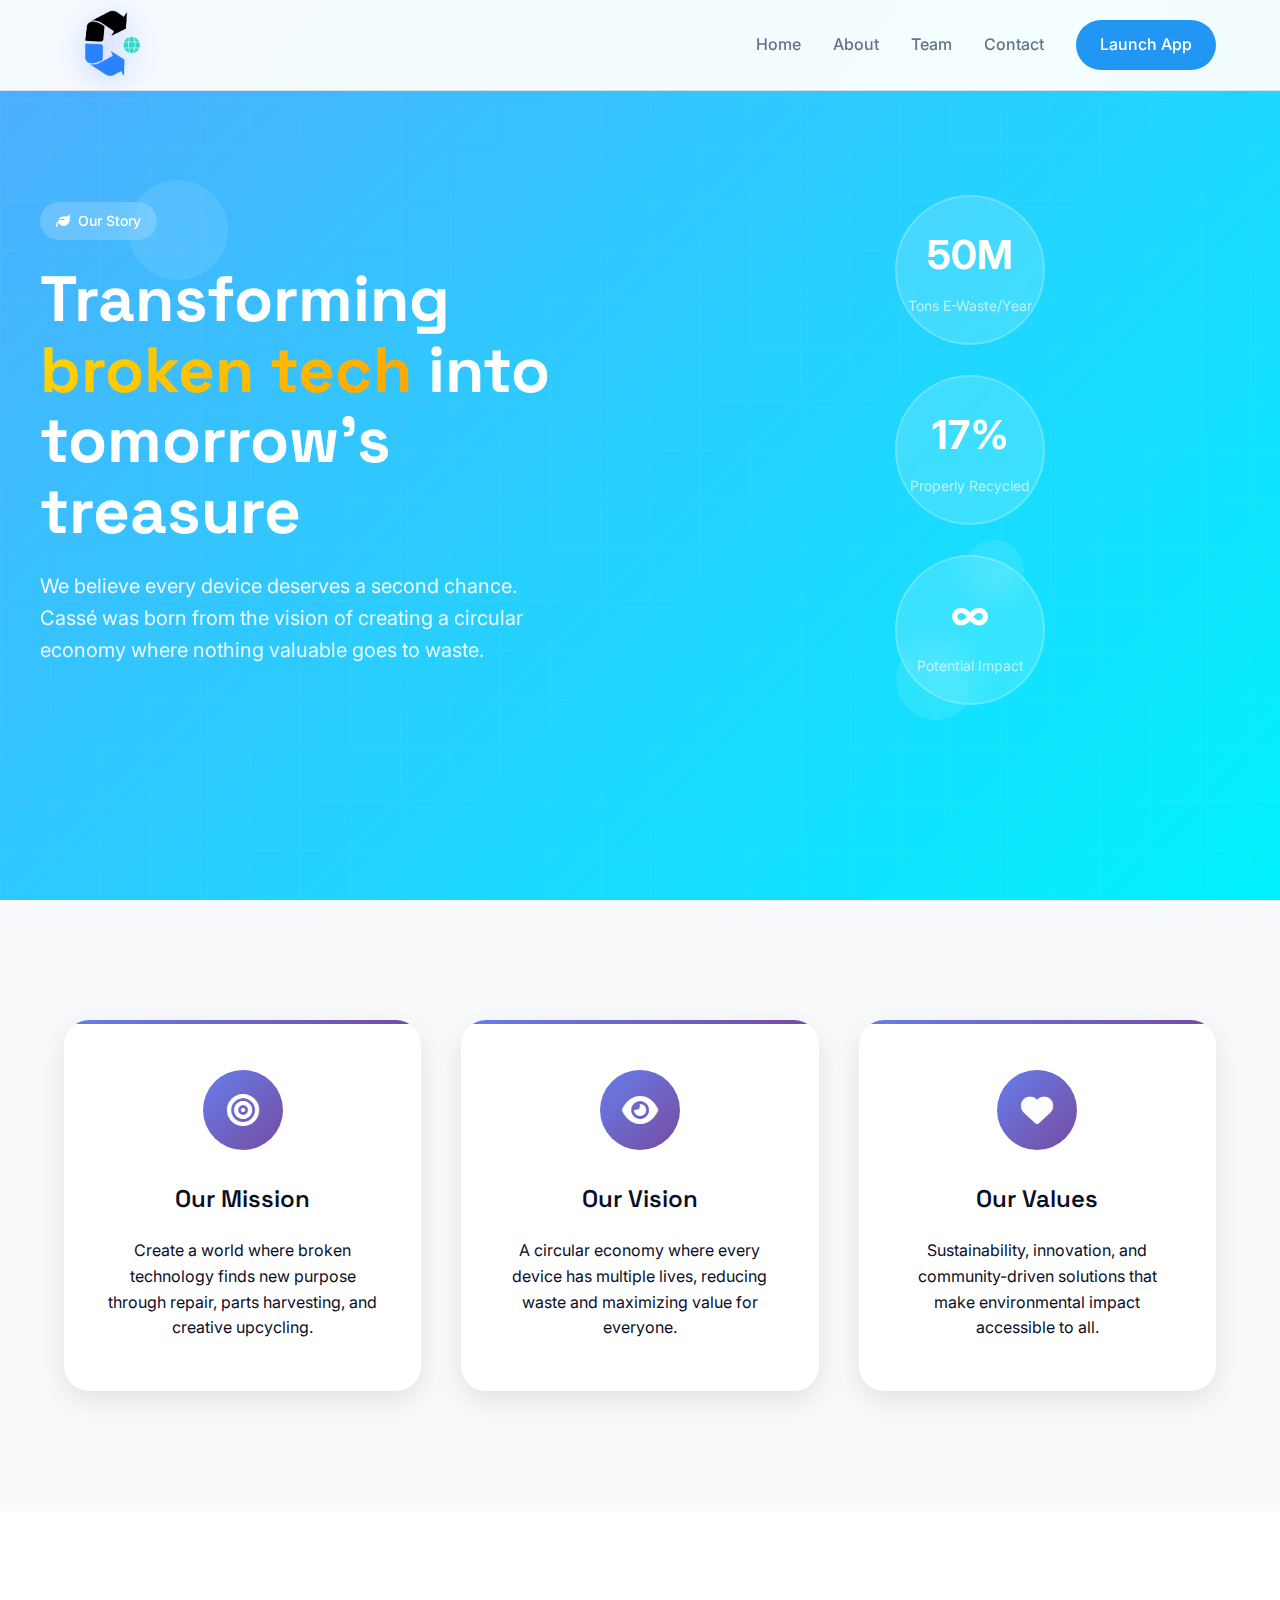
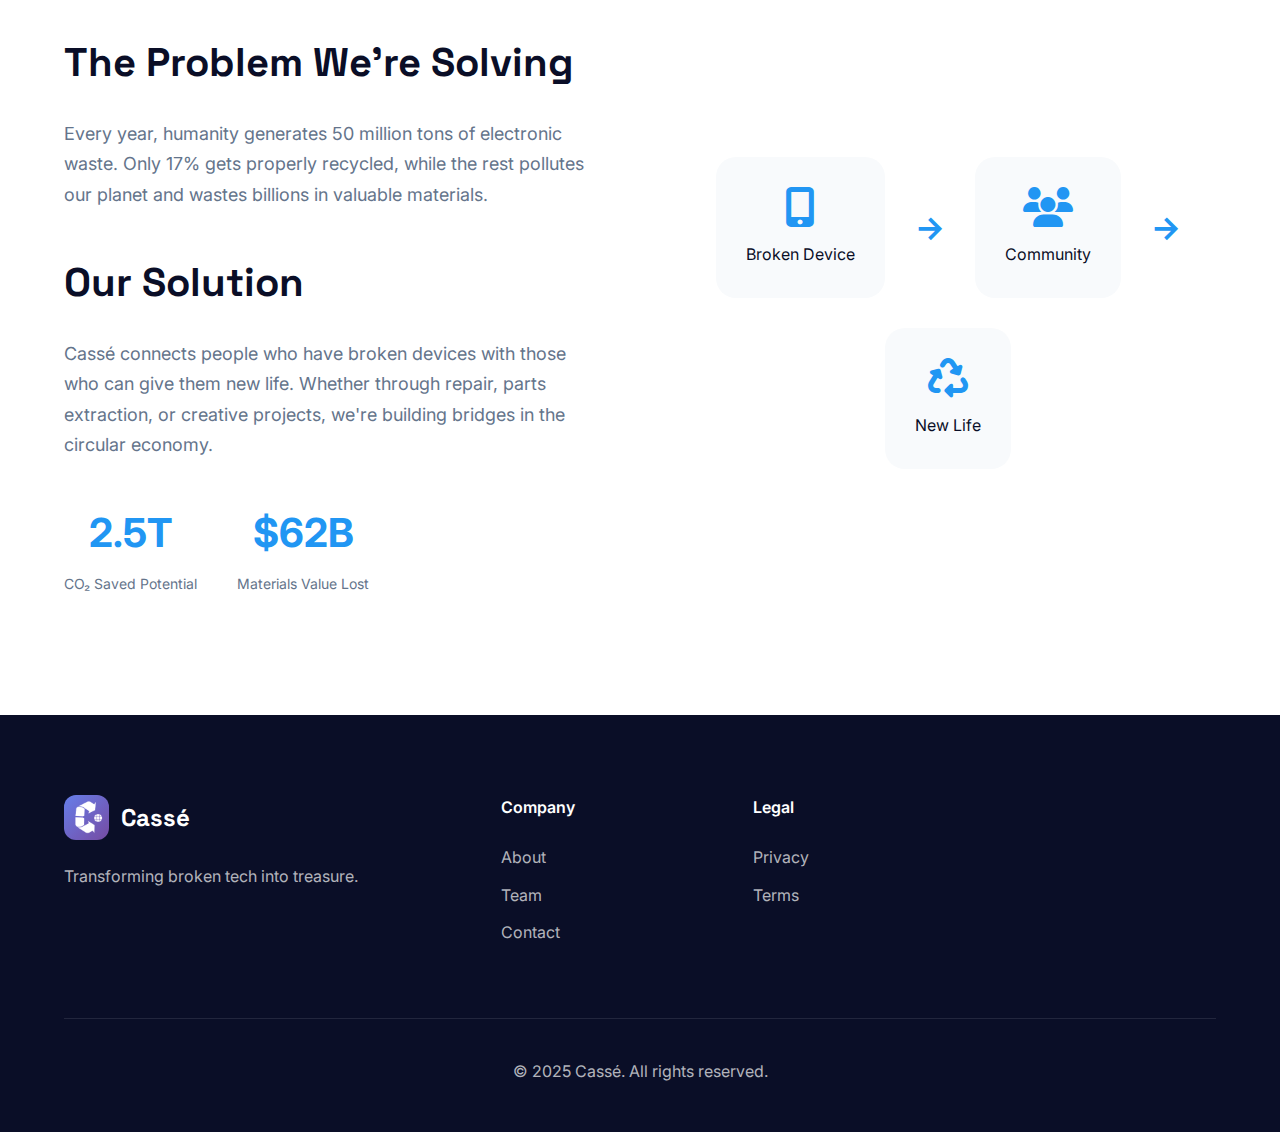
<file: about.html>
<!DOCTYPE html>
<html lang="en">
<head>
    <meta charset="UTF-8">
    <meta name="viewport" content="width=device-width, initial-scale=1.0">
    <title>About - Cassé</title>
    <link href="https://fonts.googleapis.com/css2?family=Inter:wght@300;400;500;600;700;800&family=Space+Grotesk:wght@400;500;600;700&display=swap" rel="stylesheet">
    <link href="https://cdnjs.cloudflare.com/ajax/libs/font-awesome/6.4.0/css/all.min.css" rel="stylesheet">
    <link rel="stylesheet" href="styles.css">
    <link rel="stylesheet" href="page-styles.css">
    <link rel="shortcut icon" href="images/Cassé.png"/>
</head>
<body>
    <nav class="navbar">
        <div class="nav-container">
            <div class="nav-logo">
                <img src="images/Cassé.png" alt="">
            </div>
            <div class="nav-links">
                <a href="index.html">Home</a>
                <a href="about.html">About</a>
                <a href="team.html">Team</a>
                <a href="contact.html">Contact</a>
                <a href="https://jonatha32.github.io/Cass--Web/#/" class="nav-cta">Launch App</a>
            </div>
        </div>
    </nav>

    <!-- Hero Section -->
    <section class="hero about-hero">
        <div class="hero-bg">
            <div class="grid-overlay"></div>
            <div class="floating-elements">
                <div class="element element-1"></div>
                <div class="element element-2"></div>
                <div class="element element-3"></div>
            </div>
        </div>
        <div class="hero-container">
            <div class="hero-content">
                <div class="hero-badge">
                    <i class="fas fa-leaf"></i>
                    <span>Our Story</span>
                </div>
                <h1 class="hero-title">
                    Transforming <span class="gradient-text">broken tech</span>
                    into tomorrow's treasure
                </h1>
                <p class="hero-subtitle">
                    We believe every device deserves a second chance. Cassé was born from the vision of creating a circular economy where nothing valuable goes to waste.
                </p>
            </div>
            <div class="hero-visual">
                <div class="stats-visual">
                    <div class="stat-circle">
                        <div class="stat-number">50M</div>
                        <div class="stat-label">Tons E-Waste/Year</div>
                    </div>
                    <div class="stat-circle">
                        <div class="stat-number">17%</div>
                        <div class="stat-label">Properly Recycled</div>
                    </div>
                    <div class="stat-circle">
                        <div class="stat-number">∞</div>
                        <div class="stat-label">Potential Impact</div>
                    </div>
                </div>
            </div>
        </div>
    </section>

    <!-- Mission Section -->
    <section class="mission-section">
        <div class="container">
            <div class="mission-grid">
                <div class="mission-card">
                    <div class="mission-icon">
                        <i class="fas fa-bullseye"></i>
                    </div>
                    <h3>Our Mission</h3>
                    <p>Create a world where broken technology finds new purpose through repair, parts harvesting, and creative upcycling.</p>
                </div>
                <div class="mission-card">
                    <div class="mission-icon">
                        <i class="fas fa-eye"></i>
                    </div>
                    <h3>Our Vision</h3>
                    <p>A circular economy where every device has multiple lives, reducing waste and maximizing value for everyone.</p>
                </div>
                <div class="mission-card">
                    <div class="mission-icon">
                        <i class="fas fa-heart"></i>
                    </div>
                    <h3>Our Values</h3>
                    <p>Sustainability, innovation, and community-driven solutions that make environmental impact accessible to all.</p>
                </div>
            </div>
        </div>
    </section>

    <!-- Story Section -->
    <section class="story-section">
        <div class="container">
            <div class="story-content">
                <div class="story-text">
                    <h2>The Problem We're Solving</h2>
                    <p>Every year, humanity generates 50 million tons of electronic waste. Only 17% gets properly recycled, while the rest pollutes our planet and wastes billions in valuable materials.</p>
                    
                    <h2>Our Solution</h2>
                    <p>Cassé connects people who have broken devices with those who can give them new life. Whether through repair, parts extraction, or creative projects, we're building bridges in the circular economy.</p>
                    
                    <div class="impact-stats">
                        <div class="impact-item">
                            <div class="impact-number">2.5T</div>
                            <div class="impact-desc">CO₂ Saved Potential</div>
                        </div>
                        <div class="impact-item">
                            <div class="impact-number">$62B</div>
                            <div class="impact-desc">Materials Value Lost</div>
                        </div>
                    </div>
                </div>
                <div class="story-visual">
                    <div class="circular-flow">
                        <div class="flow-item">
                            <i class="fas fa-mobile-alt"></i>
                            <span>Broken Device</span>
                        </div>
                        <div class="flow-arrow">→</div>
                        <div class="flow-item">
                            <i class="fas fa-users"></i>
                            <span>Community</span>
                        </div>
                        <div class="flow-arrow">→</div>
                        <div class="flow-item">
                            <i class="fas fa-recycle"></i>
                            <span>New Life</span>
                        </div>
                    </div>
                </div>
            </div>
        </div>
    </section>

    <footer class="footer">
        <div class="container">
            <div class="footer-content">
                <div class="footer-brand">
                    <div class="footer-logo">
                        <div class="logo-icon"><img src="images/Cassé.png" alt=""></div>
                        <span>Cassé</span>
                    </div>
                    <p>Transforming broken tech into treasure.</p>
                </div>
                <div class="footer-links">
                    <div class="link-group">
                        <h4>Company</h4>
                        <a href="about.html">About</a>
                        <a href="team.html">Team</a>
                        <a href="contact.html">Contact</a>
                    </div>
                    <div class="link-group">
                        <h4>Legal</h4>
                        <a href="privacy.html">Privacy</a>
                        <a href="terms.html">Terms</a>
                    </div>
                </div>
            </div>
            <div class="footer-bottom">
                <p>&copy; 2025 Cassé. All rights reserved.</p>
            </div>
        </div>
    </footer>

    <script src="script.js"></script>
</body>
</html>
</file>
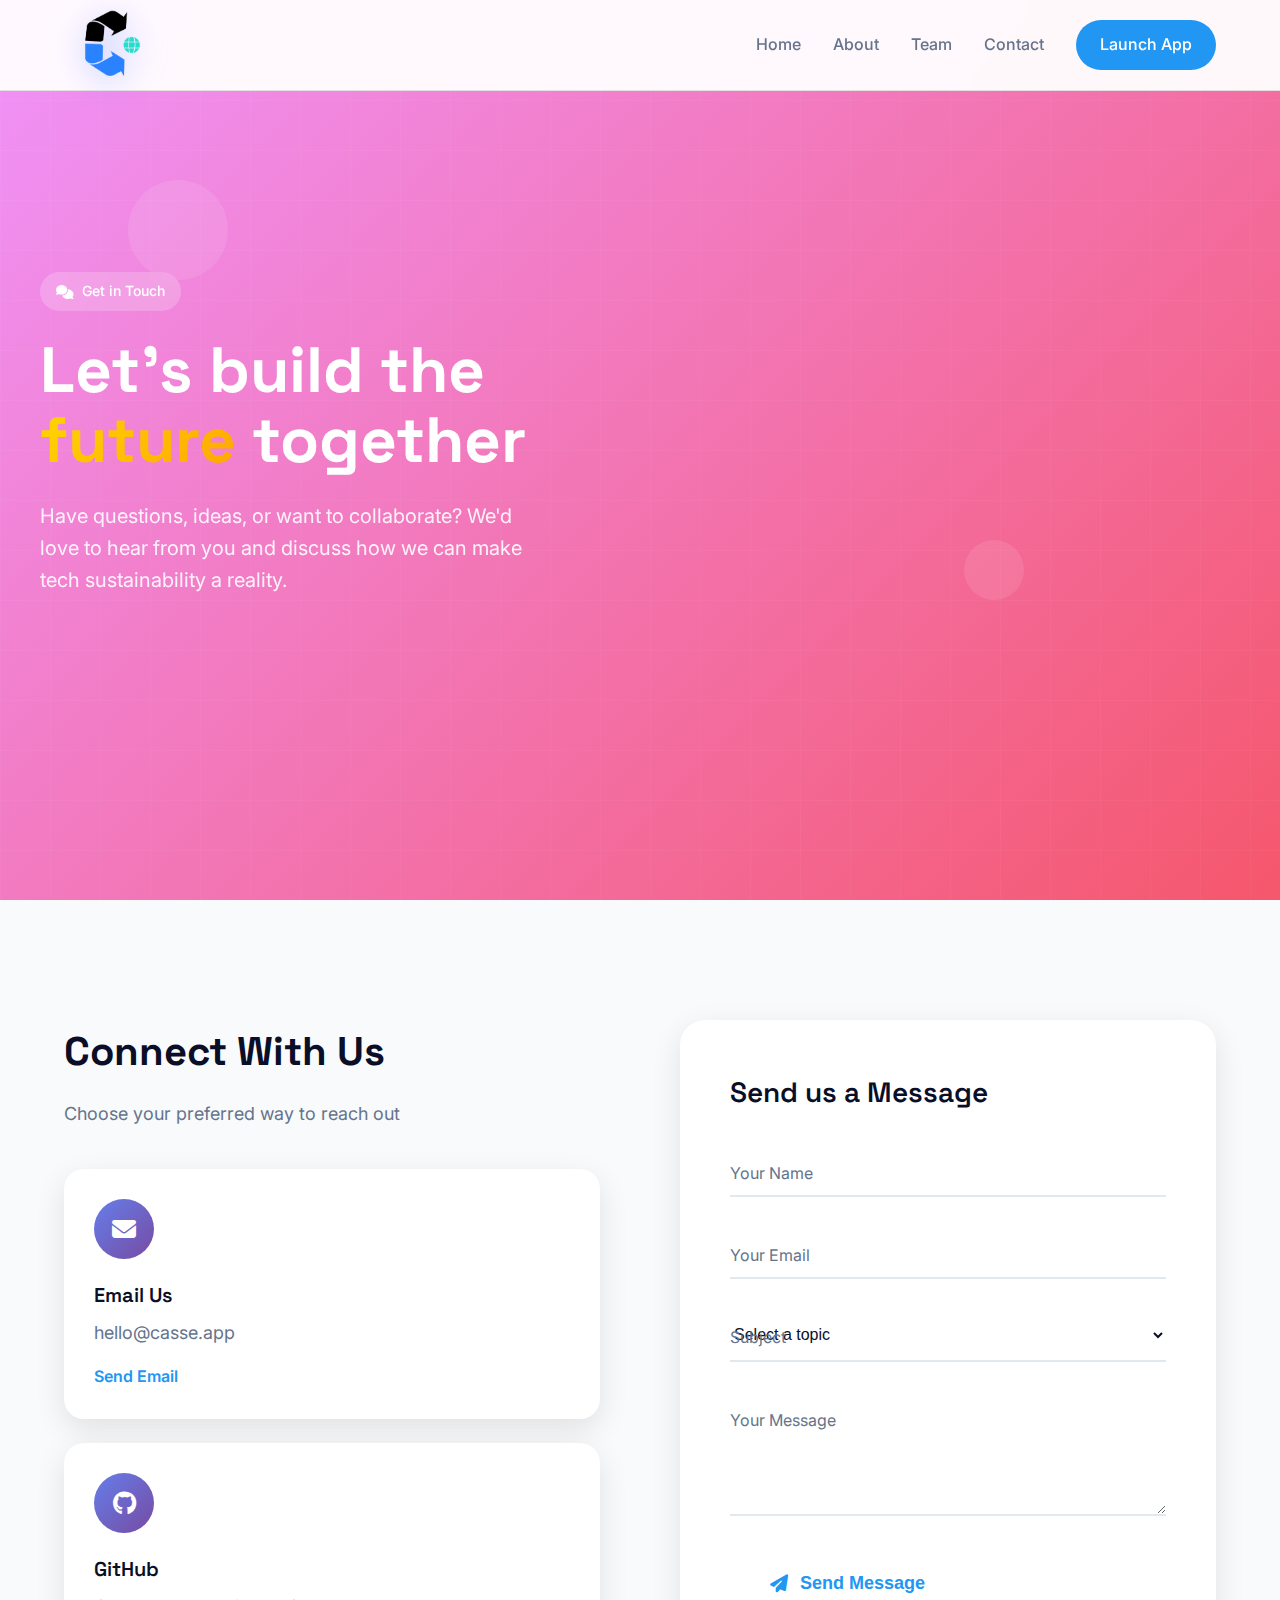
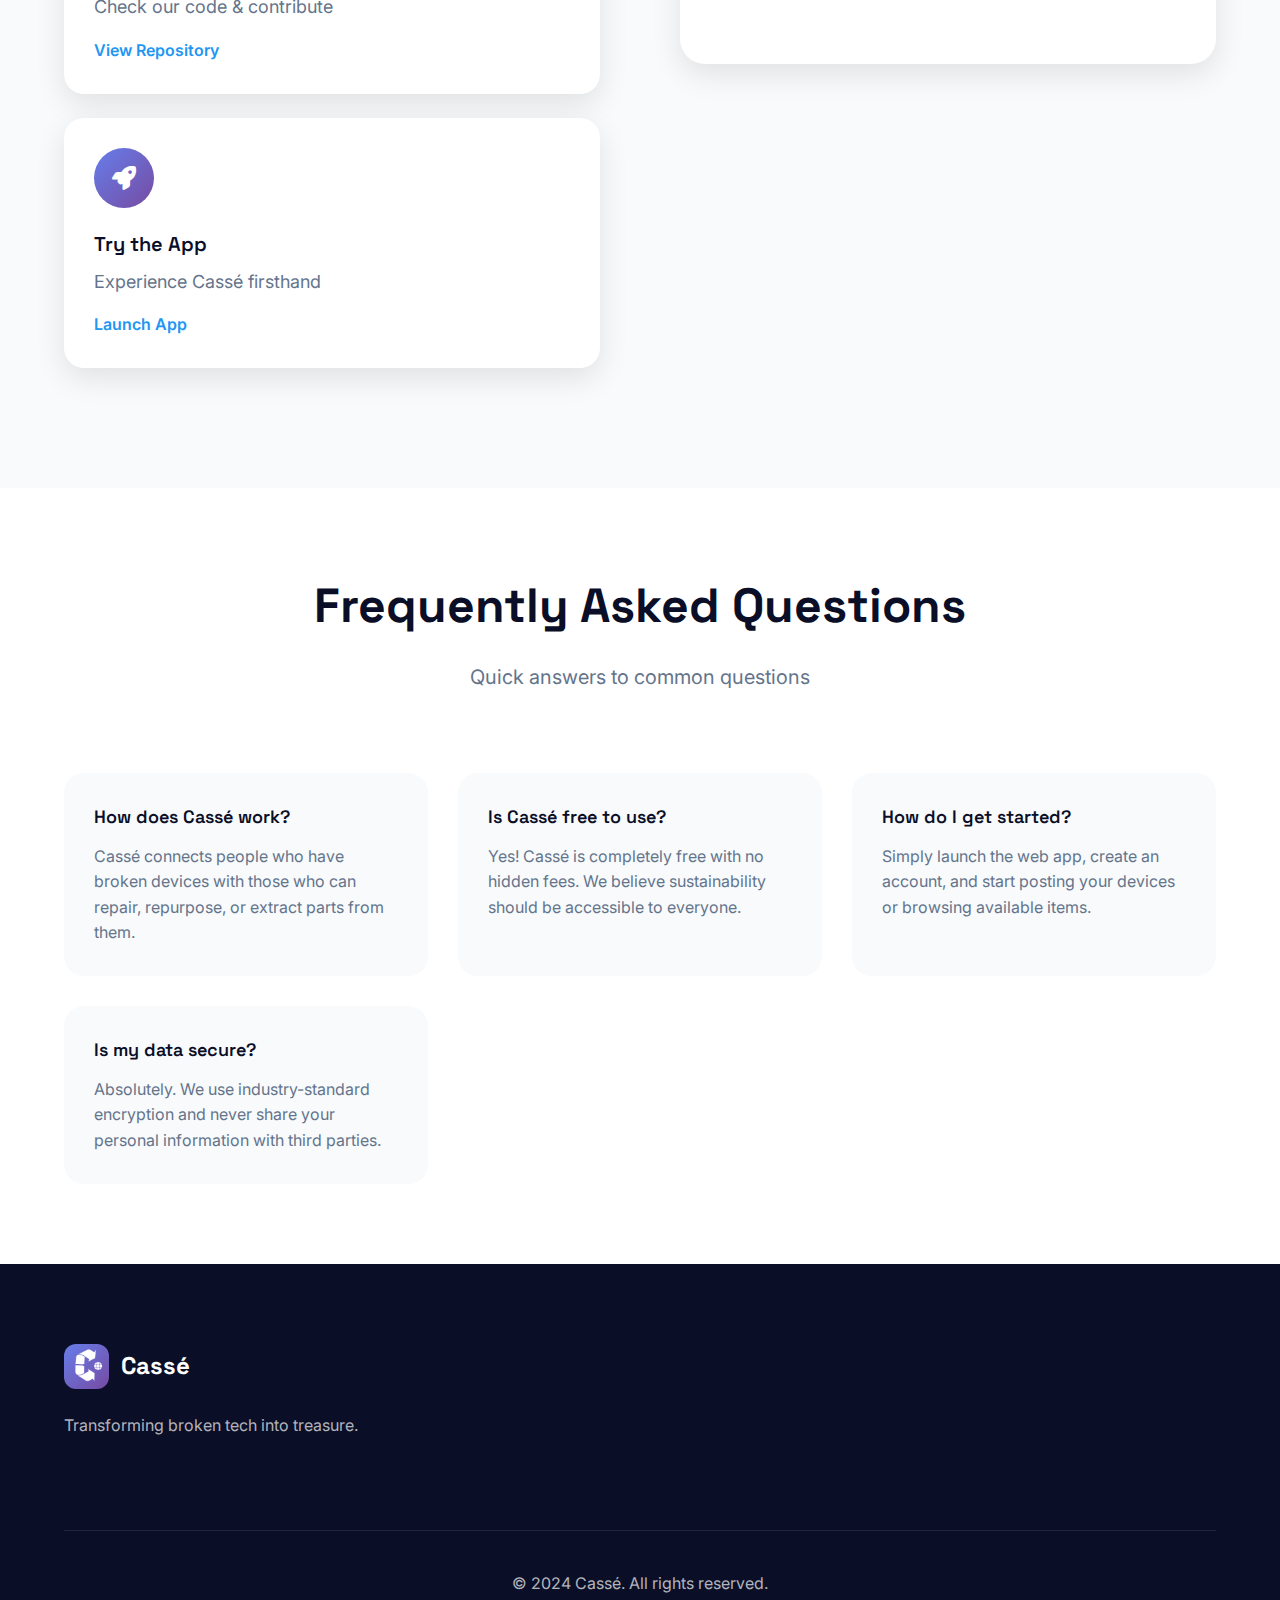
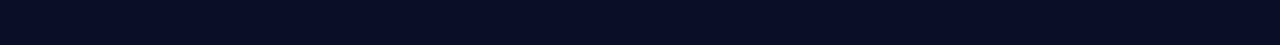
<file: contact.html>
<!DOCTYPE html>
<html lang="en">
<head>
    <meta charset="UTF-8">
    <meta name="viewport" content="width=device-width, initial-scale=1.0">
    <title>Contact - Cassé</title>
    <link href="https://fonts.googleapis.com/css2?family=Inter:wght@300;400;500;600;700;800&family=Space+Grotesk:wght@400;500;600;700&display=swap" rel="stylesheet">
    <link href="https://cdnjs.cloudflare.com/ajax/libs/font-awesome/6.4.0/css/all.min.css" rel="stylesheet">
    <link rel="stylesheet" href="styles.css">
    <link rel="stylesheet" href="page-styles.css">
    <link rel="shortcut icon" href="images/Cassé.png"/>
</head>
<body>
    <nav class="navbar">
        <div class="nav-container">
            <div class="nav-logo">
                <img src="images/Cassé.png" alt="">
            </div>
            <div class="nav-links">
                <a href="index.html">Home</a>
                <a href="about.html">About</a>
                <a href="team.html">Team</a>
                <a href="contact.html">Contact</a>
                <a href="https://jonatha32.github.io/Cass--Web/#/" class="nav-cta">Launch App</a>
            </div>
        </div>
    </nav>

    <!-- Hero Section -->
    <section class="hero contact-hero">
        <div class="hero-bg">
            <div class="grid-overlay"></div>
            <div class="floating-elements">
                <div class="element element-1"></div>
                <div class="element element-2"></div>
            </div>
        </div>
        <div class="hero-container">
            <div class="hero-content">
                <div class="hero-badge">
                    <i class="fas fa-comments"></i>
                    <span>Get in Touch</span>
                </div>
                <h1 class="hero-title">
                    Let's build the <span class="gradient-text">future</span> together
                </h1>
                <p class="hero-subtitle">
                    Have questions, ideas, or want to collaborate? We'd love to hear from you and discuss how we can make tech sustainability a reality.
                </p>
            </div>
        </div>
    </section>

    <!-- Contact Section -->
    <section class="contact-modern">
        <div class="container">
            <div class="contact-grid-modern">
                <div class="contact-info-modern">
                    <h2>Connect With Us</h2>
                    <p>Choose your preferred way to reach out</p>
                    
                    <div class="contact-methods">
                        <div class="contact-card">
                            <div class="contact-icon">
                                <i class="fas fa-envelope"></i>
                            </div>
                            <h4>Email Us</h4>
                            <p>hello@casse.app</p>
                            <a href="mailto:hello@casse.app" class="contact-link">Send Email</a>
                        </div>
                        
                        <div class="contact-card">
                            <div class="contact-icon">
                                <i class="fab fa-github"></i>
                            </div>
                            <h4>GitHub</h4>
                            <p>Check our code & contribute</p>
                            <a href="https://github.com/Jonatha32/Cass--4" target="_blank" class="contact-link">View Repository</a>
                        </div>
                        
                        <div class="contact-card">
                            <div class="contact-icon">
                                <i class="fas fa-rocket"></i>
                            </div>
                            <h4>Try the App</h4>
                            <p>Experience Cassé firsthand</p>
                            <a href="https://jonatha32.github.io/Cass--Web/#/" target="_blank" class="contact-link">Launch App</a>
                        </div>
                    </div>
                </div>
                
                <div class="contact-form-modern">
                    <div class="form-container">
                        <h3>Send us a Message</h3>
                        <form class="modern-form">
                            <div class="form-group">
                                <input type="text" id="name" required>
                                <label for="name">Your Name</label>
                                <div class="form-line"></div>
                            </div>
                            
                            <div class="form-group">
                                <input type="email" id="email" required>
                                <label for="email">Your Email</label>
                                <div class="form-line"></div>
                            </div>
                            
                            <div class="form-group">
                                <select id="subject" required>
                                    <option value="">Select a topic</option>
                                    <option value="general">General Inquiry</option>
                                    <option value="support">Technical Support</option>
                                    <option value="partnership">Partnership</option>
                                    <option value="feedback">Feedback</option>
                                </select>
                                <label for="subject">Subject</label>
                                <div class="form-line"></div>
                            </div>
                            
                            <div class="form-group">
                                <textarea id="message" rows="5" required></textarea>
                                <label for="message">Your Message</label>
                                <div class="form-line"></div>
                            </div>
                            
                            <button type="submit" class="btn btn-primary btn-large">
                                <i class="fas fa-paper-plane"></i>
                                <span>Send Message</span>
                                <div class="btn-shine"></div>
                            </button>
                        </form>
                    </div>
                </div>
            </div>
        </div>
    </section>

    <!-- FAQ Section -->
    <section class="faq-section">
        <div class="container">
            <div class="section-header">
                <h2>Frequently Asked Questions</h2>
                <p>Quick answers to common questions</p>
            </div>
            <div class="faq-grid">
                <div class="faq-item">
                    <h4>How does Cassé work?</h4>
                    <p>Cassé connects people who have broken devices with those who can repair, repurpose, or extract parts from them.</p>
                </div>
                <div class="faq-item">
                    <h4>Is Cassé free to use?</h4>
                    <p>Yes! Cassé is completely free with no hidden fees. We believe sustainability should be accessible to everyone.</p>
                </div>
                <div class="faq-item">
                    <h4>How do I get started?</h4>
                    <p>Simply launch the web app, create an account, and start posting your devices or browsing available items.</p>
                </div>
                <div class="faq-item">
                    <h4>Is my data secure?</h4>
                    <p>Absolutely. We use industry-standard encryption and never share your personal information with third parties.</p>
                </div>
            </div>
        </div>
    </section>

    <footer class="footer">
        <div class="container">
            <div class="footer-content">
                <div class="footer-brand">
                    <div class="footer-logo">
                        <div class="logo-icon"><img src="images/Cassé.png" alt=""></div>
                        <span>Cassé</span>
                    </div>
                    <p>Transforming broken tech into treasure.</p>
                </div>
            </div>
            <div class="footer-bottom">
                <p>&copy; 2024 Cassé. All rights reserved.</p>
            </div>
        </div>
    </footer>

    <script src="script.js"></script>
</body>
</html>
</file>
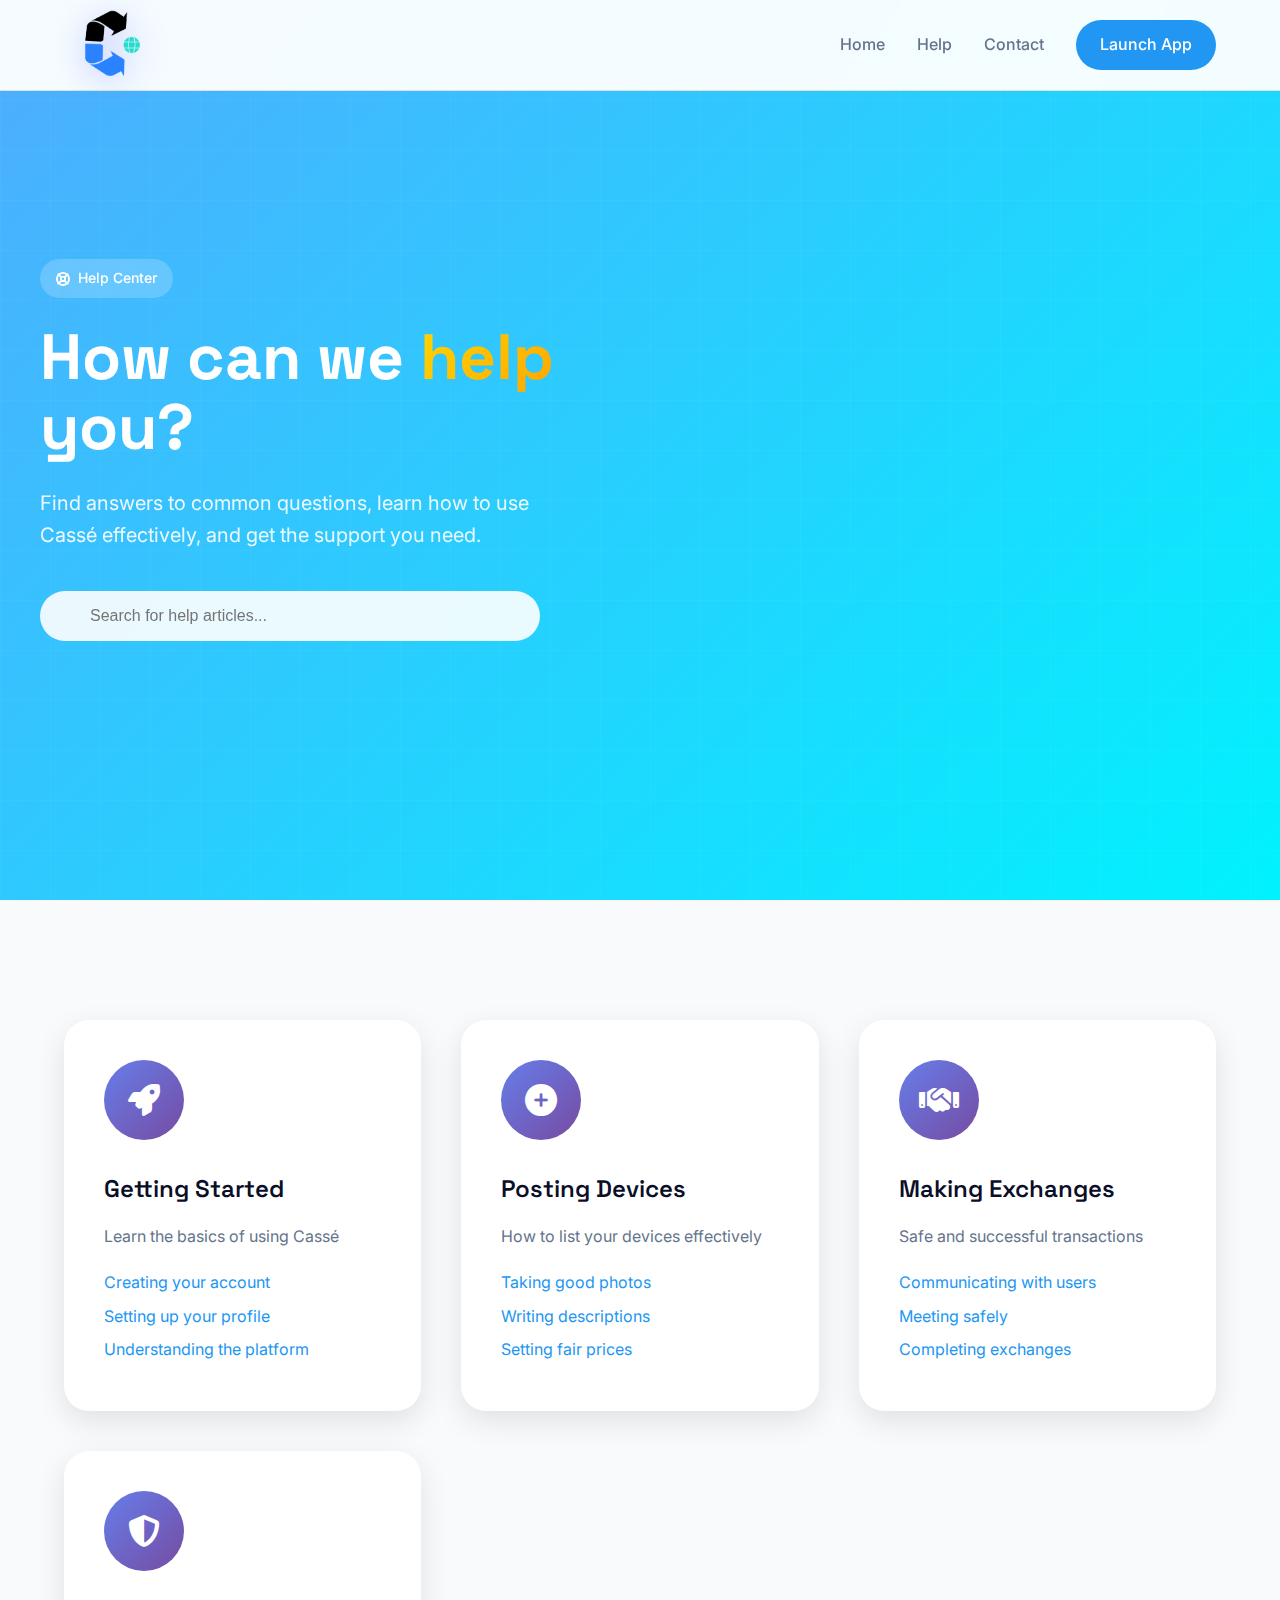
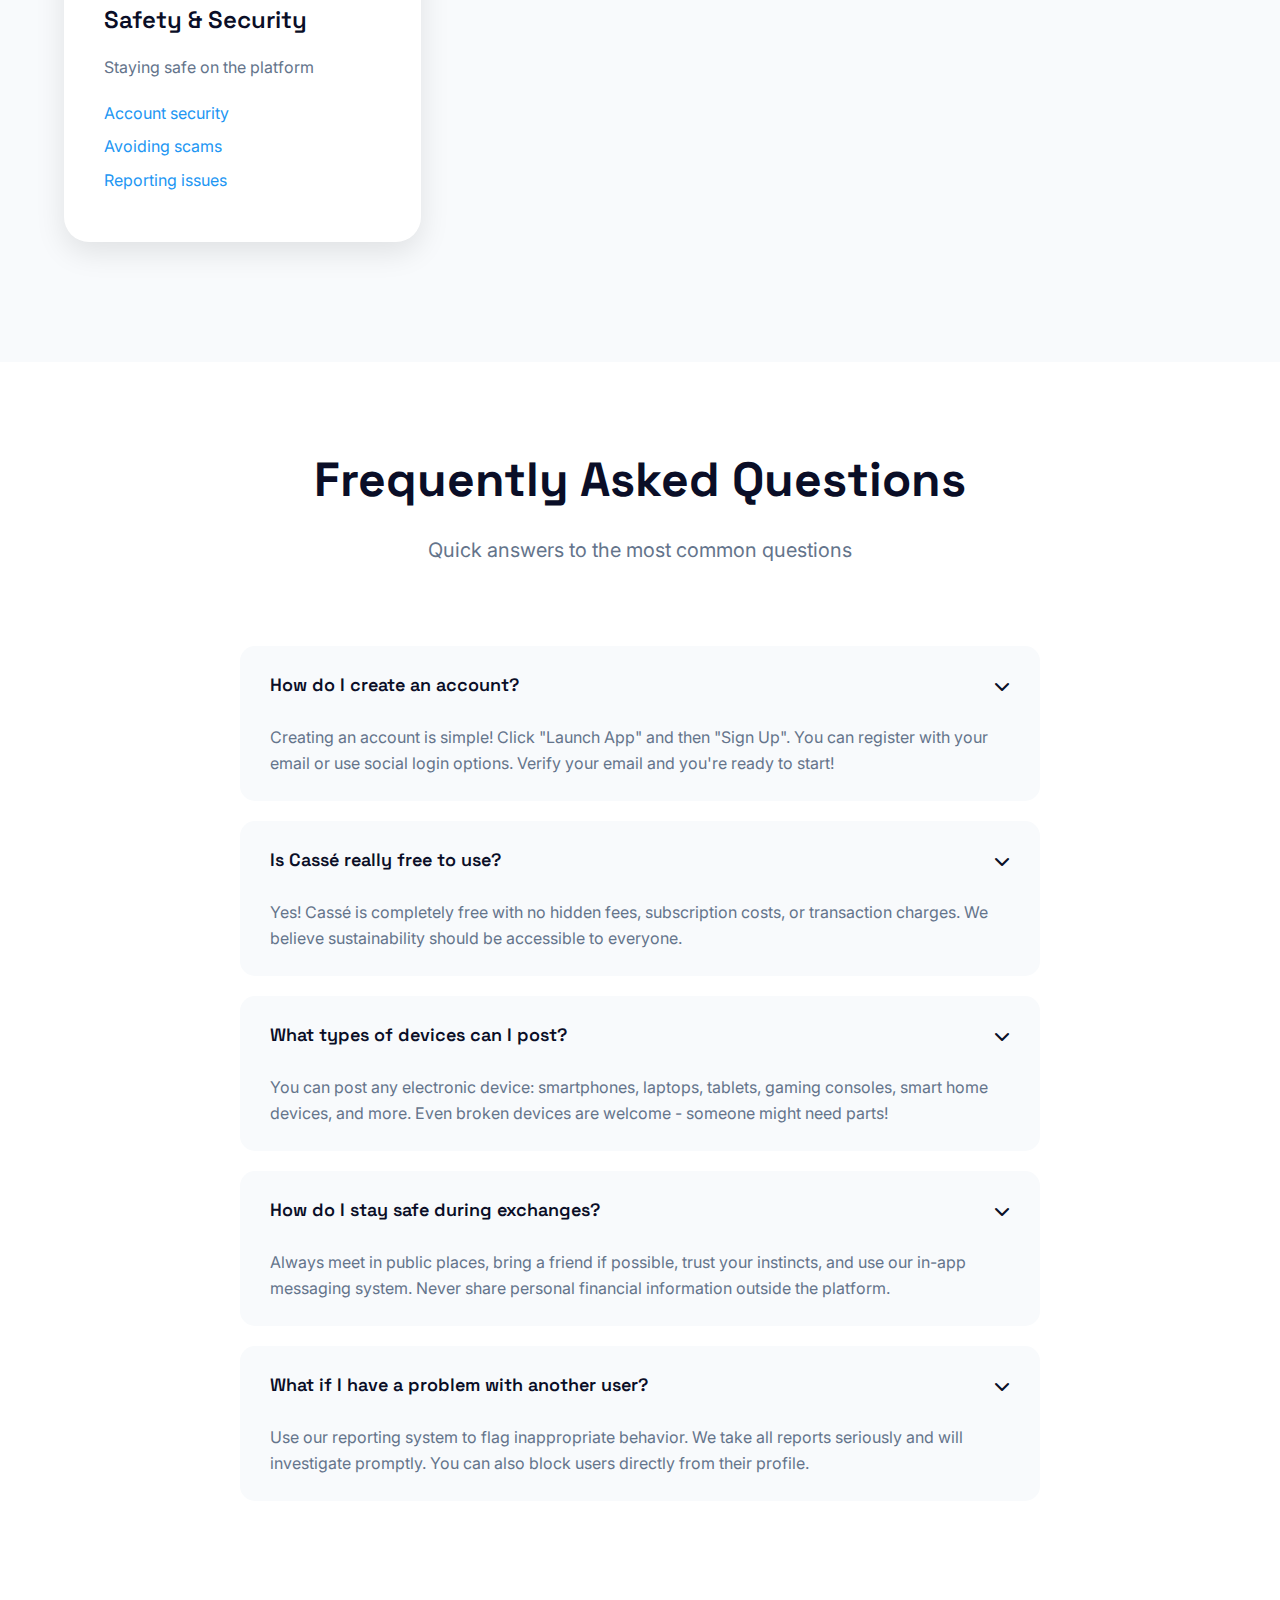
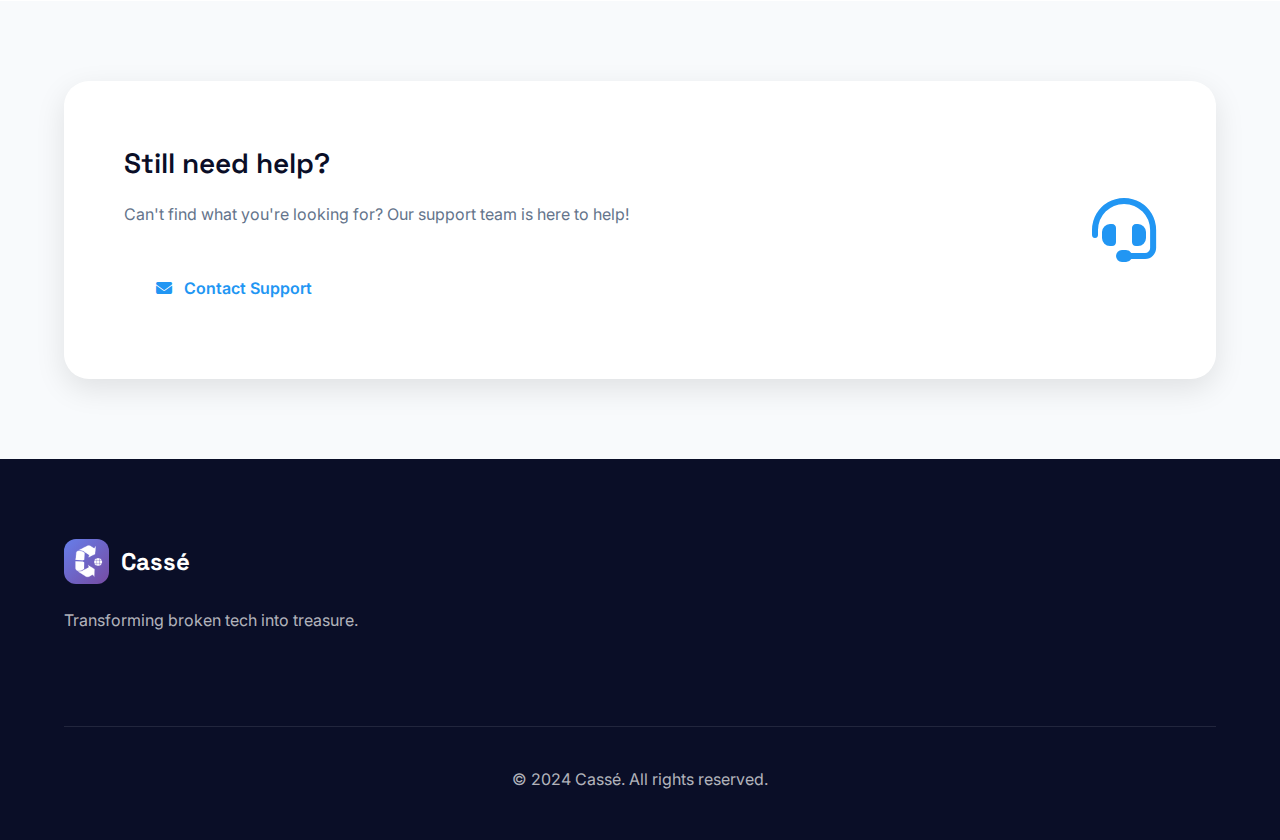
<file: help.html>
<!DOCTYPE html>
<html lang="en">
<head>
    <meta charset="UTF-8">
    <meta name="viewport" content="width=device-width, initial-scale=1.0">
    <title>Help Center - Cassé</title>
    <link href="https://fonts.googleapis.com/css2?family=Inter:wght@300;400;500;600;700;800&family=Space+Grotesk:wght@400;500;600;700&display=swap" rel="stylesheet">
    <link href="https://cdnjs.cloudflare.com/ajax/libs/font-awesome/6.4.0/css/all.min.css" rel="stylesheet">
    <link rel="stylesheet" href="styles.css">
    <link rel="stylesheet" href="page-styles.css">
    <link rel="shortcut icon" href="images/Cassé.png"/>
</head>
<body>
    <nav class="navbar">
        <div class="nav-container">
            <div class="nav-logo">
                <img src="images/Cassé.png" alt="">
            </div>
            <div class="nav-links">
                <a href="index.html">Home</a>
                <a href="help.html">Help</a>
                <a href="contact.html">Contact</a>
                <a href="https://jonatha32.github.io/Cass--Web/#/" class="nav-cta">Launch App</a>
            </div>
        </div>
    </nav>

    <!-- Hero Section -->
    <section class="hero help-hero">
        <div class="hero-bg">
            <div class="grid-overlay"></div>
        </div>
        <div class="hero-container">
            <div class="hero-content">
                <div class="hero-badge">
                    <i class="fas fa-life-ring"></i>
                    <span>Help Center</span>
                </div>
                <h1 class="hero-title">
                    How can we <span class="gradient-text">help</span> you?
                </h1>
                <p class="hero-subtitle">
                    Find answers to common questions, learn how to use Cassé effectively, and get the support you need.
                </p>
                <div class="search-box">
                    <i class="fas fa-search"></i>
                    <input type="text" placeholder="Search for help articles...">
                </div>
            </div>
        </div>
    </section>

    <!-- Help Categories -->
    <section class="help-categories">
        <div class="container">
            <div class="categories-grid">
                <div class="category-card">
                    <div class="category-icon">
                        <i class="fas fa-rocket"></i>
                    </div>
                    <h3>Getting Started</h3>
                    <p>Learn the basics of using Cassé</p>
                    <ul>
                        <li><a href="#getting-started">Creating your account</a></li>
                        <li><a href="#getting-started">Setting up your profile</a></li>
                        <li><a href="#getting-started">Understanding the platform</a></li>
                    </ul>
                </div>

                <div class="category-card">
                    <div class="category-icon">
                        <i class="fas fa-plus-circle"></i>
                    </div>
                    <h3>Posting Devices</h3>
                    <p>How to list your devices effectively</p>
                    <ul>
                        <li><a href="#posting">Taking good photos</a></li>
                        <li><a href="#posting">Writing descriptions</a></li>
                        <li><a href="#posting">Setting fair prices</a></li>
                    </ul>
                </div>

                <div class="category-card">
                    <div class="category-icon">
                        <i class="fas fa-handshake"></i>
                    </div>
                    <h3>Making Exchanges</h3>
                    <p>Safe and successful transactions</p>
                    <ul>
                        <li><a href="#exchanges">Communicating with users</a></li>
                        <li><a href="#exchanges">Meeting safely</a></li>
                        <li><a href="#exchanges">Completing exchanges</a></li>
                    </ul>
                </div>

                <div class="category-card">
                    <div class="category-icon">
                        <i class="fas fa-shield-alt"></i>
                    </div>
                    <h3>Safety & Security</h3>
                    <p>Staying safe on the platform</p>
                    <ul>
                        <li><a href="#safety">Account security</a></li>
                        <li><a href="#safety">Avoiding scams</a></li>
                        <li><a href="#safety">Reporting issues</a></li>
                    </ul>
                </div>
            </div>
        </div>
    </section>

    <!-- FAQ Section -->
    <section class="faq-detailed">
        <div class="container">
            <div class="section-header">
                <h2>Frequently Asked Questions</h2>
                <p>Quick answers to the most common questions</p>
            </div>
            
            <div class="faq-accordion">
                <div class="faq-item-detailed">
                    <div class="faq-question">
                        <h4>How do I create an account?</h4>
                        <i class="fas fa-chevron-down"></i>
                    </div>
                    <div class="faq-answer">
                        <p>Creating an account is simple! Click "Launch App" and then "Sign Up". You can register with your email or use social login options. Verify your email and you're ready to start!</p>
                    </div>
                </div>

                <div class="faq-item-detailed">
                    <div class="faq-question">
                        <h4>Is Cassé really free to use?</h4>
                        <i class="fas fa-chevron-down"></i>
                    </div>
                    <div class="faq-answer">
                        <p>Yes! Cassé is completely free with no hidden fees, subscription costs, or transaction charges. We believe sustainability should be accessible to everyone.</p>
                    </div>
                </div>

                <div class="faq-item-detailed">
                    <div class="faq-question">
                        <h4>What types of devices can I post?</h4>
                        <i class="fas fa-chevron-down"></i>
                    </div>
                    <div class="faq-answer">
                        <p>You can post any electronic device: smartphones, laptops, tablets, gaming consoles, smart home devices, and more. Even broken devices are welcome - someone might need parts!</p>
                    </div>
                </div>

                <div class="faq-item-detailed">
                    <div class="faq-question">
                        <h4>How do I stay safe during exchanges?</h4>
                        <i class="fas fa-chevron-down"></i>
                    </div>
                    <div class="faq-answer">
                        <p>Always meet in public places, bring a friend if possible, trust your instincts, and use our in-app messaging system. Never share personal financial information outside the platform.</p>
                    </div>
                </div>

                <div class="faq-item-detailed">
                    <div class="faq-question">
                        <h4>What if I have a problem with another user?</h4>
                        <i class="fas fa-chevron-down"></i>
                    </div>
                    <div class="faq-answer">
                        <p>Use our reporting system to flag inappropriate behavior. We take all reports seriously and will investigate promptly. You can also block users directly from their profile.</p>
                    </div>
                </div>
            </div>
        </div>
    </section>

    <!-- Contact Support -->
    <section class="support-contact">
        <div class="container">
            <div class="support-card">
                <div class="support-content">
                    <h3>Still need help?</h3>
                    <p>Can't find what you're looking for? Our support team is here to help!</p>
                    <div class="support-actions">
                        <a href="contact.html" class="btn btn-primary">
                            <i class="fas fa-envelope"></i>
                            <span>Contact Support</span>
                        </a>
                        <a href="https://github.com/Jonatha32/Cass--4" target="_blank" class="btn btn-secondary">
                            <i class="fab fa-github"></i>
                            <span>View on GitHub</span>
                        </a>
                    </div>
                </div>
                <div class="support-visual">
                    <i class="fas fa-headset"></i>
                </div>
            </div>
        </div>
    </section>

    <footer class="footer">
        <div class="container">
            <div class="footer-content">
                <div class="footer-brand">
                    <div class="footer-logo">
                        <div class="logo-icon"><img src="images/Cassé.png" alt=""></div>
                        <span>Cassé</span>
                    </div>
                    <p>Transforming broken tech into treasure.</p>
                </div>
            </div>
            <div class="footer-bottom">
                <p>&copy; 2024 Cassé. All rights reserved.</p>
            </div>
        </div>
    </footer>

    <script src="script.js"></script>
</body>
</html>
</file>
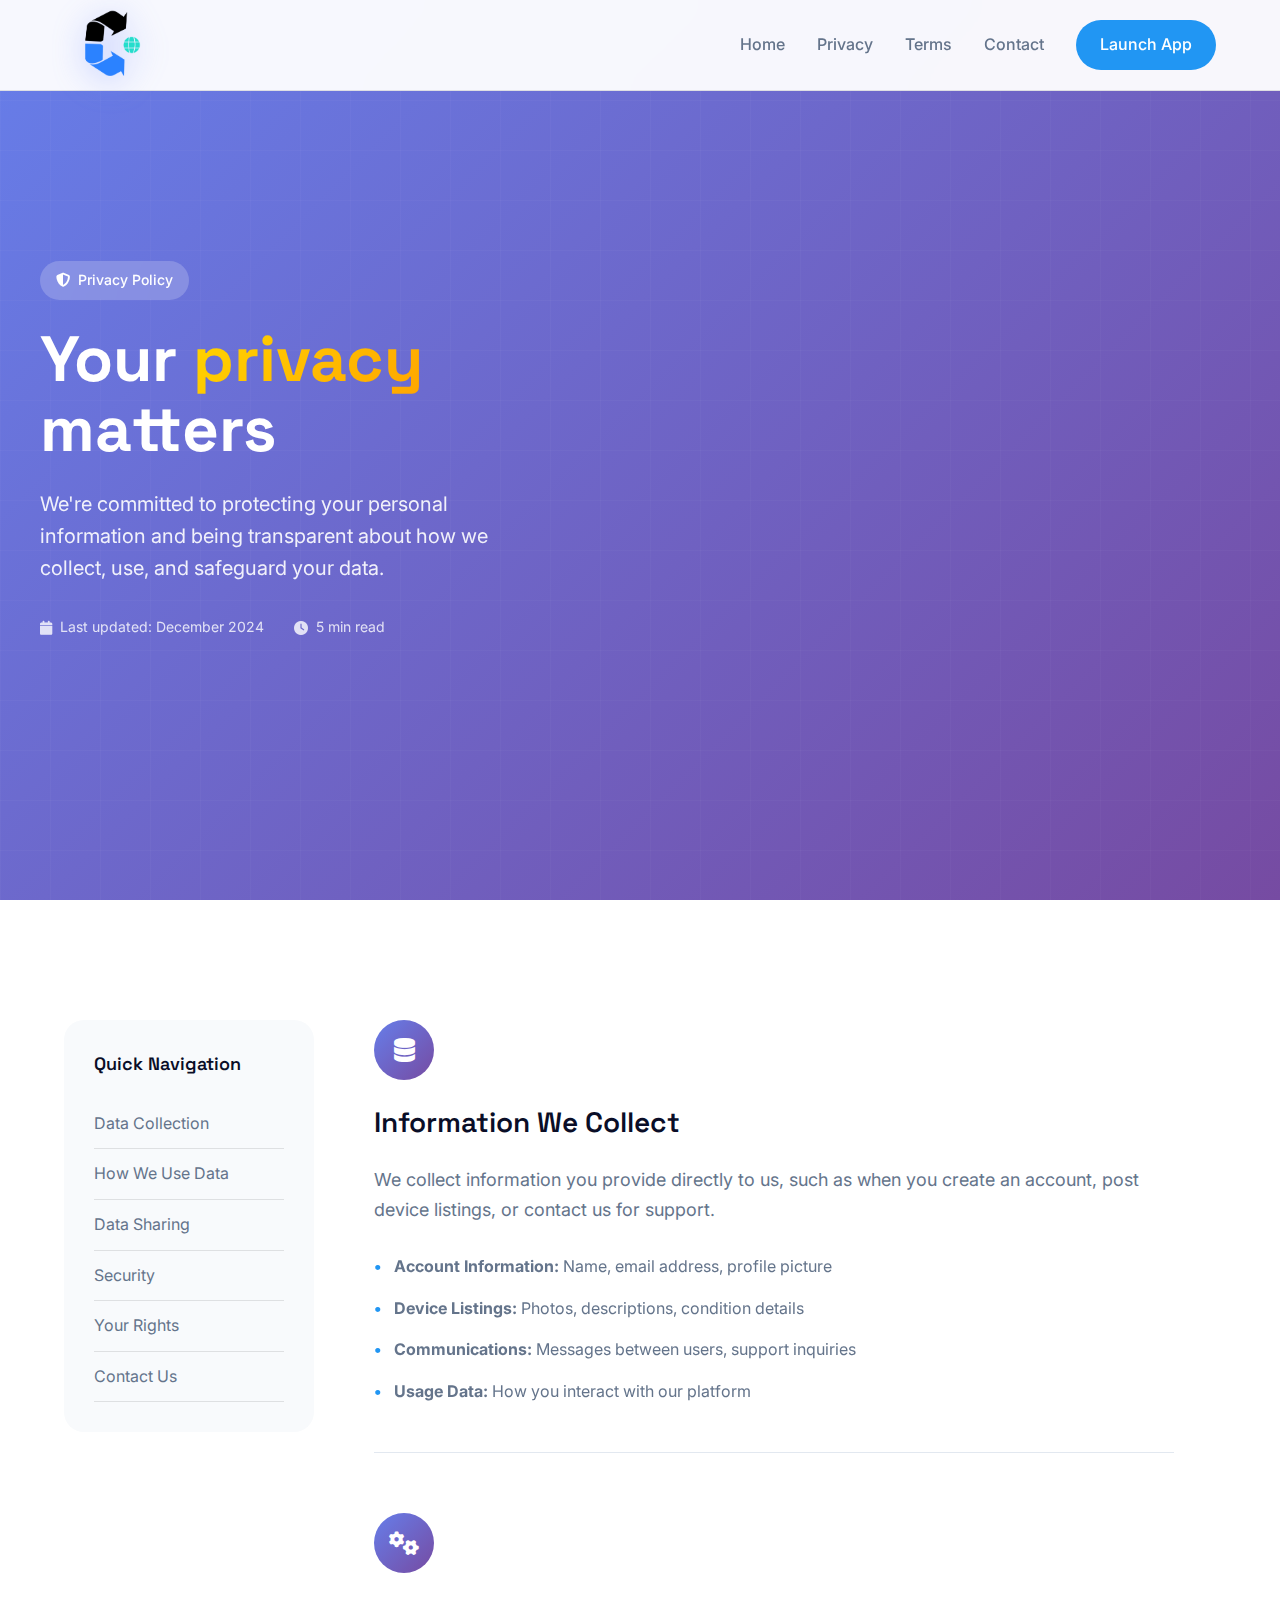
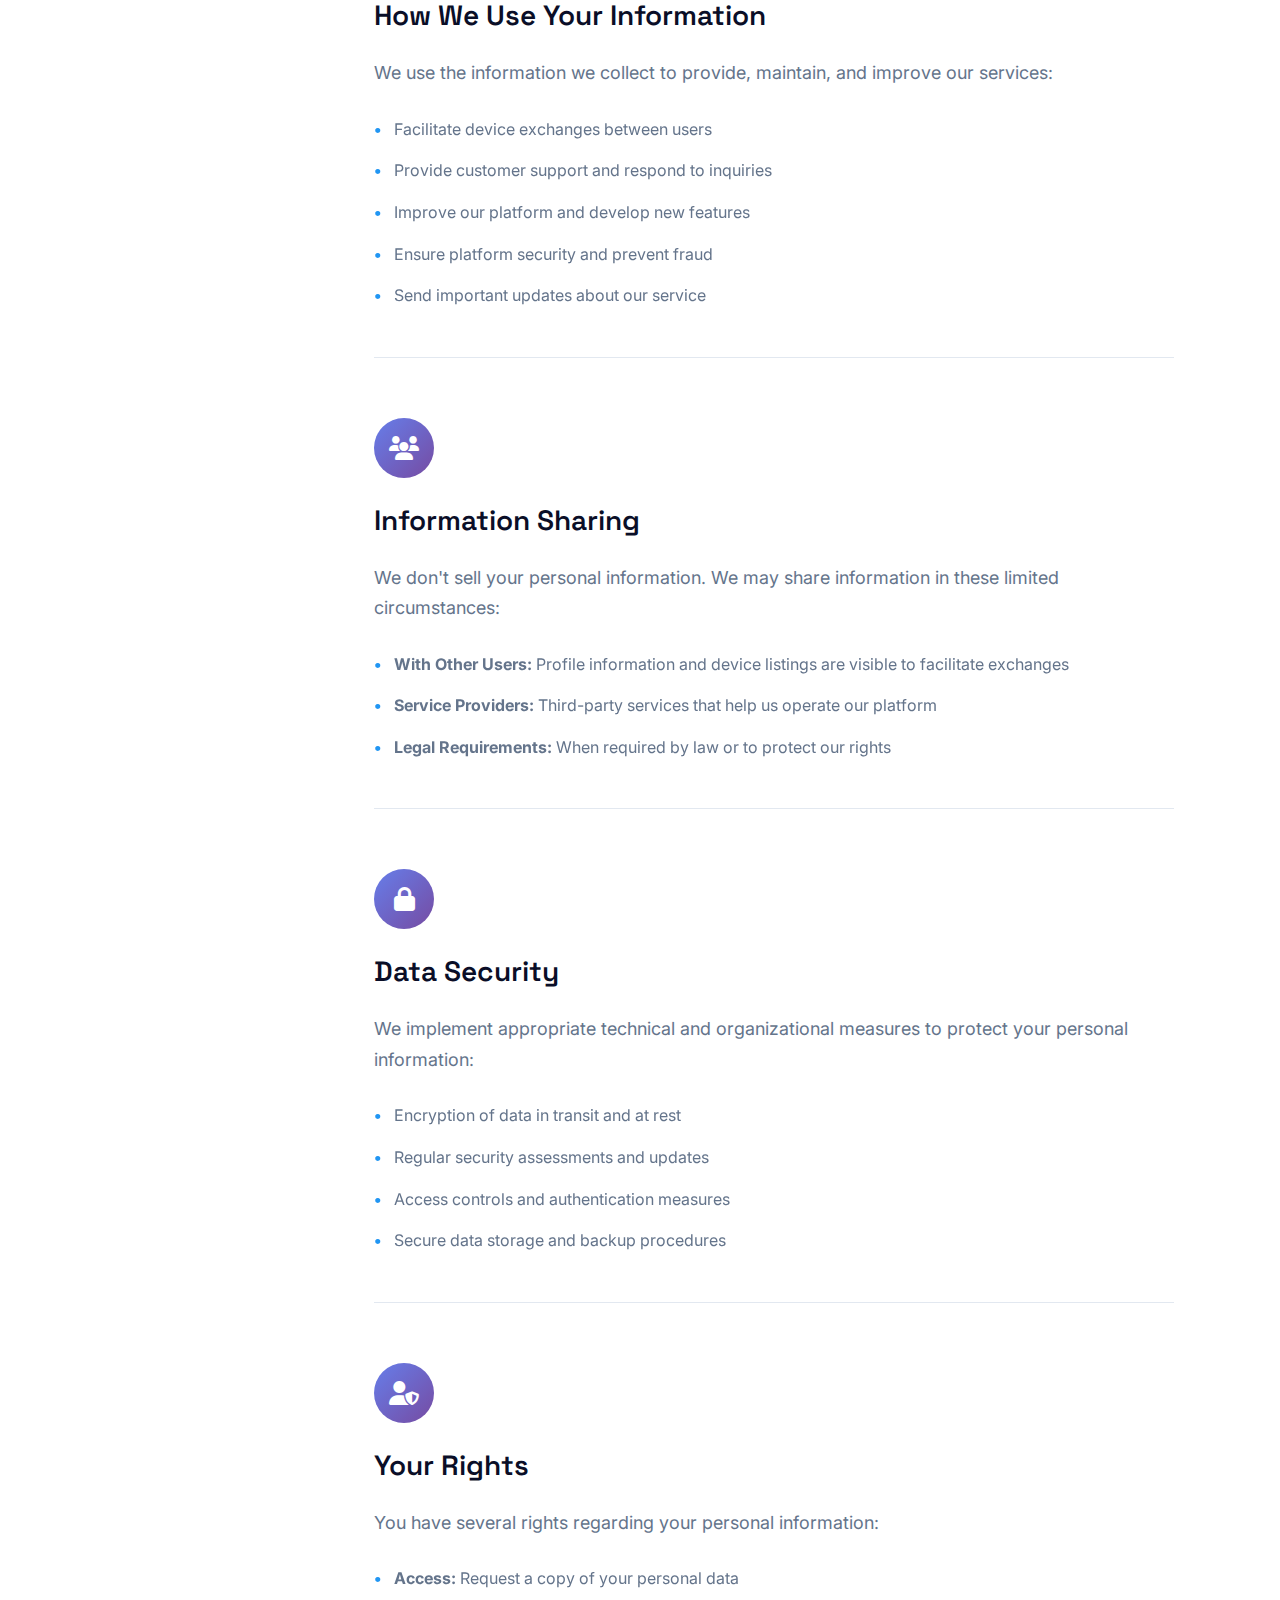
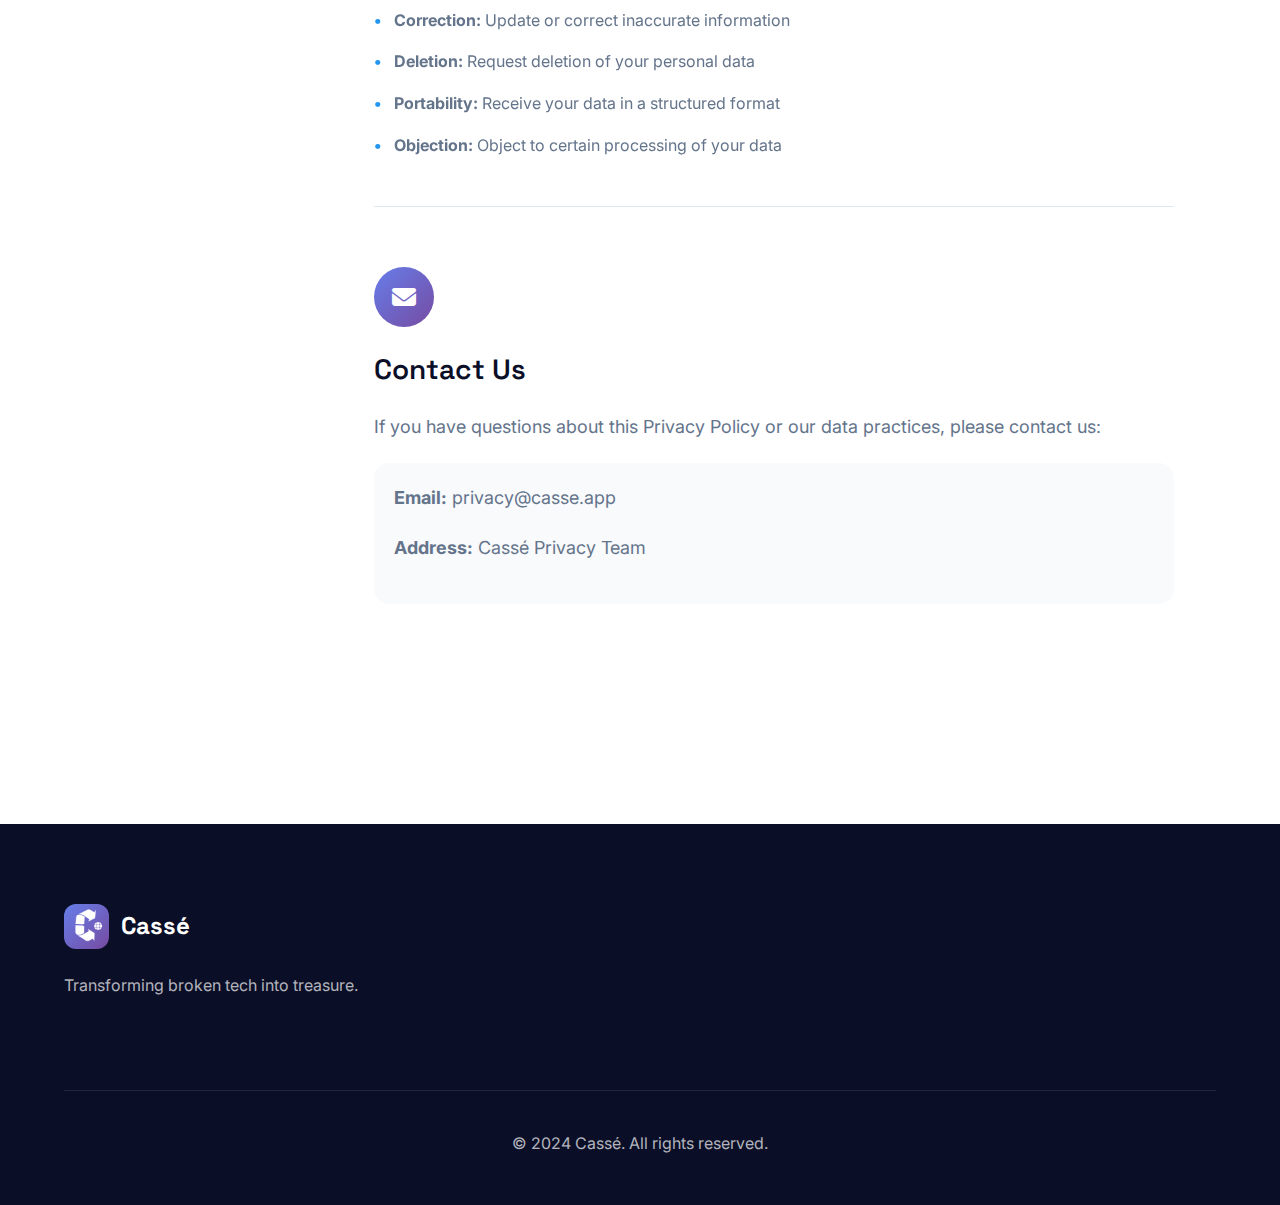
<file: privacy.html>
<!DOCTYPE html>
<html lang="en">
<head>
    <meta charset="UTF-8">
    <meta name="viewport" content="width=device-width, initial-scale=1.0">
    <title>Privacy Policy - Cassé</title>
    <link href="https://fonts.googleapis.com/css2?family=Inter:wght@300;400;500;600;700;800&family=Space+Grotesk:wght@400;500;600;700&display=swap" rel="stylesheet">
    <link href="https://cdnjs.cloudflare.com/ajax/libs/font-awesome/6.4.0/css/all.min.css" rel="stylesheet">
    <link rel="stylesheet" href="styles.css">
    <link rel="stylesheet" href="page-styles.css">
    <link rel="shortcut icon" href="images/Cassé.png"/>
</head>
<body>
    <nav class="navbar">
        <div class="nav-container">
            <div class="nav-logo">
                <img src="images/Cassé.png" alt="">
            </div>
            <div class="nav-links">
                <a href="index.html">Home</a>
                <a href="privacy.html">Privacy</a>
                <a href="terms.html">Terms</a>
                <a href="contact.html">Contact</a>
                <a href="https://jonatha32.github.io/Cass--Web/#/" class="nav-cta">Launch App</a>
            </div>
        </div>
    </nav>

    <!-- Hero Section -->
    <section class="hero legal-hero">
        <div class="hero-bg">
            <div class="grid-overlay"></div>
        </div>
        <div class="hero-container">
            <div class="hero-content">
                <div class="hero-badge">
                    <i class="fas fa-shield-alt"></i>
                    <span>Privacy Policy</span>
                </div>
                <h1 class="hero-title">
                    Your <span class="gradient-text">privacy</span> matters
                </h1>
                <p class="hero-subtitle">
                    We're committed to protecting your personal information and being transparent about how we collect, use, and safeguard your data.
                </p>
                <div class="legal-meta">
                    <span><i class="fas fa-calendar"></i> Last updated: December 2024</span>
                    <span><i class="fas fa-clock"></i> 5 min read</span>
                </div>
            </div>
        </div>
    </section>

    <!-- Privacy Content -->
    <section class="legal-content">
        <div class="container">
            <div class="legal-sidebar">
                <div class="sidebar-nav">
                    <h4>Quick Navigation</h4>
                    <a href="#collection">Data Collection</a>
                    <a href="#usage">How We Use Data</a>
                    <a href="#sharing">Data Sharing</a>
                    <a href="#security">Security</a>
                    <a href="#rights">Your Rights</a>
                    <a href="#contact">Contact Us</a>
                </div>
            </div>
            
            <div class="legal-main">
                <div class="legal-section" id="collection">
                    <div class="section-icon">
                        <i class="fas fa-database"></i>
                    </div>
                    <h2>Information We Collect</h2>
                    <p>We collect information you provide directly to us, such as when you create an account, post device listings, or contact us for support.</p>
                    <ul>
                        <li><strong>Account Information:</strong> Name, email address, profile picture</li>
                        <li><strong>Device Listings:</strong> Photos, descriptions, condition details</li>
                        <li><strong>Communications:</strong> Messages between users, support inquiries</li>
                        <li><strong>Usage Data:</strong> How you interact with our platform</li>
                    </ul>
                </div>

                <div class="legal-section" id="usage">
                    <div class="section-icon">
                        <i class="fas fa-cogs"></i>
                    </div>
                    <h2>How We Use Your Information</h2>
                    <p>We use the information we collect to provide, maintain, and improve our services:</p>
                    <ul>
                        <li>Facilitate device exchanges between users</li>
                        <li>Provide customer support and respond to inquiries</li>
                        <li>Improve our platform and develop new features</li>
                        <li>Ensure platform security and prevent fraud</li>
                        <li>Send important updates about our service</li>
                    </ul>
                </div>

                <div class="legal-section" id="sharing">
                    <div class="section-icon">
                        <i class="fas fa-users"></i>
                    </div>
                    <h2>Information Sharing</h2>
                    <p>We don't sell your personal information. We may share information in these limited circumstances:</p>
                    <ul>
                        <li><strong>With Other Users:</strong> Profile information and device listings are visible to facilitate exchanges</li>
                        <li><strong>Service Providers:</strong> Third-party services that help us operate our platform</li>
                        <li><strong>Legal Requirements:</strong> When required by law or to protect our rights</li>
                    </ul>
                </div>

                <div class="legal-section" id="security">
                    <div class="section-icon">
                        <i class="fas fa-lock"></i>
                    </div>
                    <h2>Data Security</h2>
                    <p>We implement appropriate technical and organizational measures to protect your personal information:</p>
                    <ul>
                        <li>Encryption of data in transit and at rest</li>
                        <li>Regular security assessments and updates</li>
                        <li>Access controls and authentication measures</li>
                        <li>Secure data storage and backup procedures</li>
                    </ul>
                </div>

                <div class="legal-section" id="rights">
                    <div class="section-icon">
                        <i class="fas fa-user-shield"></i>
                    </div>
                    <h2>Your Rights</h2>
                    <p>You have several rights regarding your personal information:</p>
                    <ul>
                        <li><strong>Access:</strong> Request a copy of your personal data</li>
                        <li><strong>Correction:</strong> Update or correct inaccurate information</li>
                        <li><strong>Deletion:</strong> Request deletion of your personal data</li>
                        <li><strong>Portability:</strong> Receive your data in a structured format</li>
                        <li><strong>Objection:</strong> Object to certain processing of your data</li>
                    </ul>
                </div>

                <div class="legal-section" id="contact">
                    <div class="section-icon">
                        <i class="fas fa-envelope"></i>
                    </div>
                    <h2>Contact Us</h2>
                    <p>If you have questions about this Privacy Policy or our data practices, please contact us:</p>
                    <div class="contact-info">
                        <p><strong>Email:</strong> privacy@casse.app</p>
                        <p><strong>Address:</strong> Cassé Privacy Team</p>
                    </div>
                </div>
            </div>
        </div>
    </section>

    <footer class="footer">
        <div class="container">
            <div class="footer-content">
                <div class="footer-brand">
                    <div class="footer-logo">
                        <div class="logo-icon"><img src="images/Cassé.png" alt=""></div>
                        <span>Cassé</span>
                    </div>
                    <p>Transforming broken tech into treasure.</p>
                </div>
            </div>
            <div class="footer-bottom">
                <p>&copy; 2024 Cassé. All rights reserved.</p>
            </div>
        </div>
    </footer>

    <script src="script.js"></script>
</body>
</html>
</file>
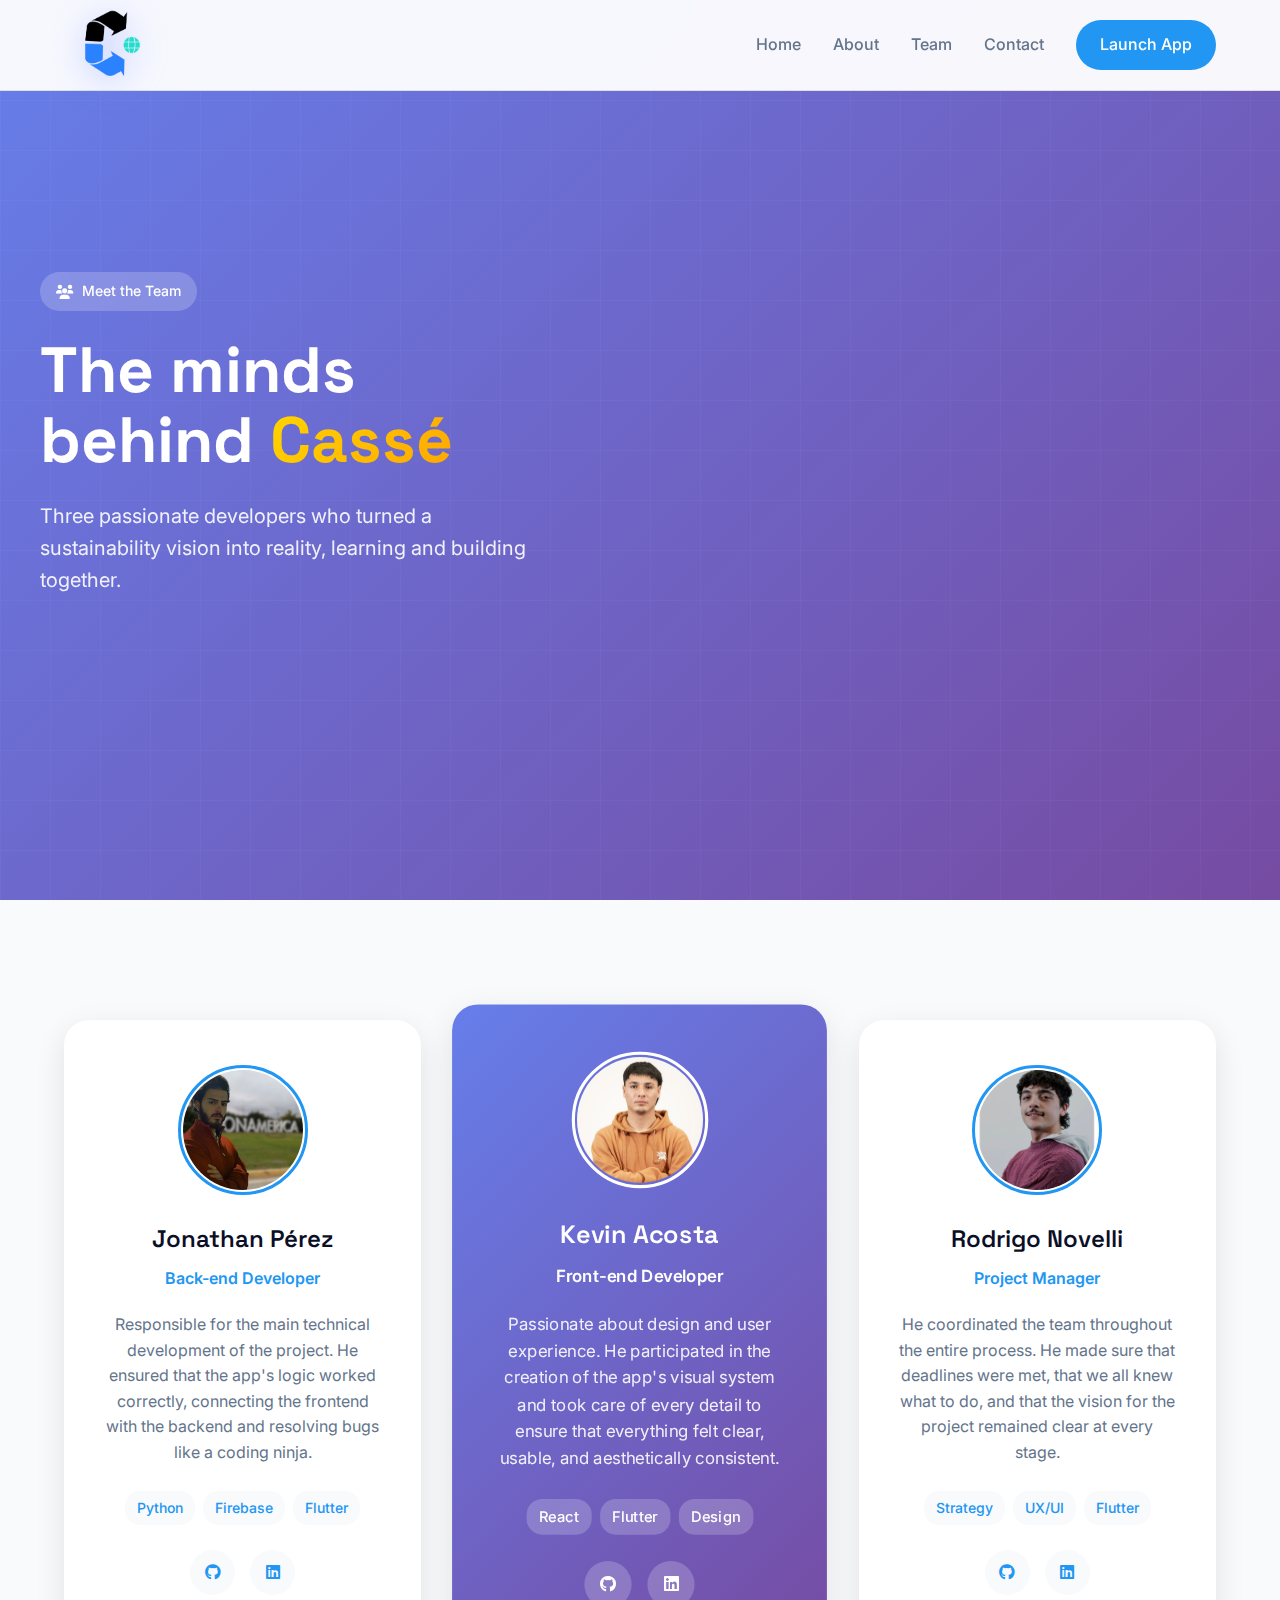
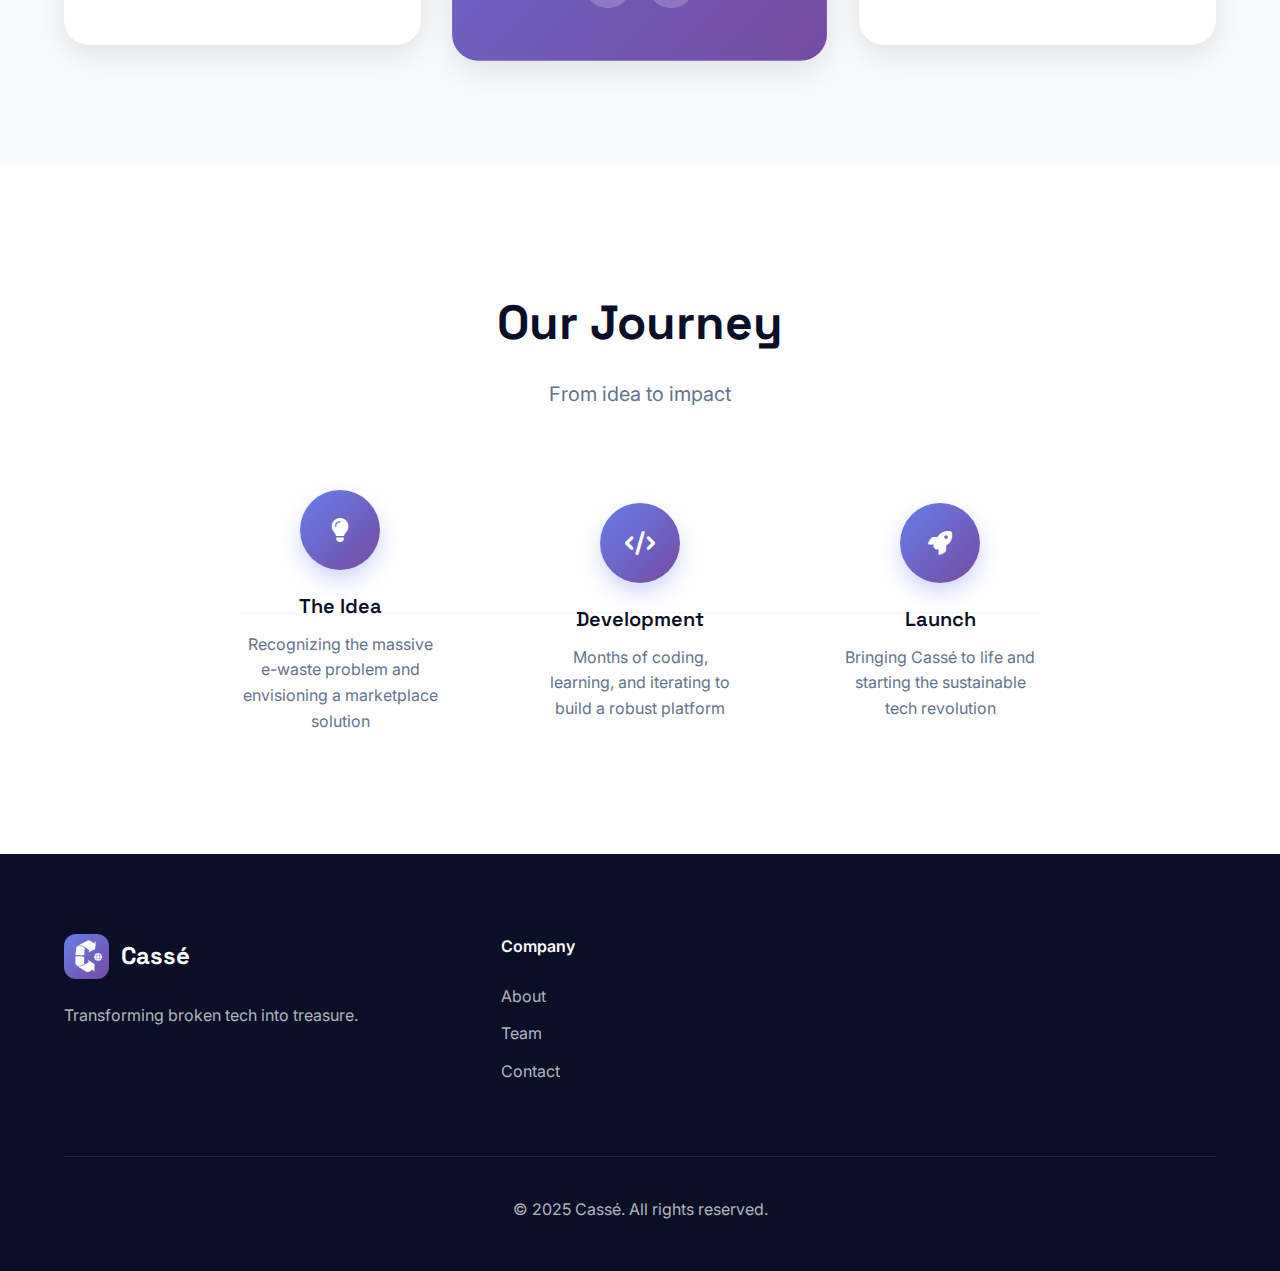
<file: team.html>
<!DOCTYPE html>
<html lang="en">
<head>
    <meta charset="UTF-8">
    <meta name="viewport" content="width=device-width, initial-scale=1.0">
    <title>Team - Cassé</title>
    <link href="https://fonts.googleapis.com/css2?family=Inter:wght@300;400;500;600;700;800&family=Space+Grotesk:wght@400;500;600;700&display=swap" rel="stylesheet">
    <link href="https://cdnjs.cloudflare.com/ajax/libs/font-awesome/6.4.0/css/all.min.css" rel="stylesheet">
    <link rel="stylesheet" href="styles.css">
    <link rel="stylesheet" href="page-styles.css">
    <link rel="shortcut icon" href="images/Cassé.png"/>
</head>
<body>
    <nav class="navbar">
        <div class="nav-container">
            <div class="nav-logo">
                <img src="images/Cassé.png" alt="">
            </div>
            <div class="nav-links">
                <a href="index.html">Home</a>
                <a href="about.html">About</a>
                <a href="team.html">Team</a>
                <a href="contact.html">Contact</a>
                <a href="https://jonatha32.github.io/Cass--Web/#/" class="nav-cta">Launch App</a>
            </div>
        </div>
    </nav>

    <!-- Hero Section -->
    <section class="hero team-hero">
        <div class="hero-bg">
            <div class="grid-overlay"></div>
        </div>
        <div class="hero-container">
            <div class="hero-content">
                <div class="hero-badge">
                    <i class="fas fa-users"></i>
                    <span>Meet the Team</span>
                </div>
                <h1 class="hero-title">
                    The minds behind <span class="gradient-text">Cassé</span>
                </h1>
                <p class="hero-subtitle">
                    Three passionate developers who turned a sustainability vision into reality, learning and building together.
                </p>
            </div>
        </div>
    </section>

    <!-- Team Section -->
    <section class="team-showcase">
        <div class="container">
            <div class="team-grid-modern">
                <div class="team-card-modern">
                    <div class="card-glow"></div>
                    <div class="team-avatar-modern">
                        <img src="images/jona.jpeg" alt="Jonathan Pérez">
                        <div class="avatar-ring"></div>
                    </div>
                    <div class="team-info">
                        <h3>Jonathan Pérez</h3>
                        <p class="role">Back-end Developer</p>
                        <p class="bio">Responsible for the main technical development of the project. He ensured that the app's logic worked correctly, connecting the frontend with the backend and resolving bugs like a coding ninja.</p>
                        <div class="skills">
                            <span>Python</span>
                            <span>Firebase</span>
                            <span>Flutter</span>
                        </div>
                        <div class="social-links-team">
                            <a href="https://github.com/Jonatha32" target="_blank"><i class="fab fa-github"></i></a>
                            <a href="https://www.linkedin.com/in/jonathanperez-dev/" target="_blank"><i class="fab fa-linkedin"></i></a>
                        </div>
                    </div>
                </div>

                <div class="team-card-modern featured">
                    <div class="card-glow"></div>
                    <div class="team-avatar-modern">
                        <img src="images/kevin.jpg" alt="Kevin Acosta">
                        <div class="avatar-ring"></div>
                    </div>
                    <div class="team-info">
                        <h3>Kevin Acosta</h3>
                        <p class="role">Front-end Developer</p>
                        <p class="bio">Passionate about design and user experience. He participated in the creation of the app's visual system and took care of every detail to ensure that everything felt clear, usable, and aesthetically consistent. </p>
                        <div class="skills">
                            <span>React</span>
                            <span>Flutter</span>
                            <span>Design</span>
                        </div>
                        <div class="social-links-team">
                            <a href="https://github.com/KevinAcostaa" target="_blank"><i class="fab fa-github"></i></a>
                            <a href="https://www.linkedin.com/in/kevin-acosta-6a8941278/" target="_blank"><i class="fab fa-linkedin"></i></a>
                        </div>
                    </div>
                </div>

                <div class="team-card-modern">
                    <div class="card-glow"></div>
                    <div class="team-avatar-modern">
                        <img src="images/rodri.jpg" alt="Rodrigo Novelli">
                        <div class="avatar-ring"></div>
                    </div>
                    <div class="team-info">
                        <h3>Rodrigo Novelli</h3>
                        <p class="role">Project Manager</p>
                        <p class="bio">He coordinated the team throughout the entire process. He made sure that deadlines were met, that we all knew what to do, and that the vision for the project remained clear at every stage.</p>
                        <div class="skills">
                            <span>Strategy</span>
                            <span>UX/UI</span>
                            <span>Flutter</span>
                        </div>
                        <div class="social-links-team">
                            <a href="https://github.com/RodrigoNovelli" target="_blank"><i class="fab fa-github"></i></a>
                            <a href="https://www.linkedin.com/in/rodrigo-novelli/" target="_blank"><i class="fab fa-linkedin"></i></a>
                        </div>
                    </div>
                </div>
            </div>
        </div>
    </section>

    <!-- Journey Section -->
    <section class="journey-section">
        <div class="container">
            <div class="section-header">
                <h2>Our Journey</h2>
                <p>From idea to impact</p>
            </div>
            <div class="journey-timeline">
                <div class="timeline-item">
                    <div class="timeline-icon">
                        <i class="fas fa-lightbulb"></i>
                    </div>
                    <div class="timeline-content">
                        <h4>The Idea</h4>
                        <p>Recognizing the massive e-waste problem and envisioning a marketplace solution</p>
                    </div>
                </div>
                <div class="timeline-item">
                    <div class="timeline-icon">
                        <i class="fas fa-code"></i>
                    </div>
                    <div class="timeline-content">
                        <h4>Development</h4>
                        <p>Months of coding, learning, and iterating to build a robust platform</p>
                    </div>
                </div>
                <div class="timeline-item">
                    <div class="timeline-icon">
                        <i class="fas fa-rocket"></i>
                    </div>
                    <div class="timeline-content">
                        <h4>Launch</h4>
                        <p>Bringing Cassé to life and starting the sustainable tech revolution</p>
                    </div>
                </div>
            </div>
        </div>
    </section>

    <footer class="footer">
        <div class="container">
            <div class="footer-content">
                <div class="footer-brand">
                    <div class="footer-logo">
                        <div class="logo-icon"><img src="images/Cassé.png" alt=""></div>
                        <span>Cassé</span>
                    </div>
                    <p>Transforming broken tech into treasure.</p>
                </div>
                <div class="footer-links">
                    <div class="link-group">
                        <h4>Company</h4>
                        <a href="about.html">About</a>
                        <a href="team.html">Team</a>
                        <a href="contact.html">Contact</a>
                    </div>
                </div>
            </div>
            <div class="footer-bottom">
                <p>&copy; 2025 Cassé. All rights reserved.</p>
            </div>
        </div>
    </footer>

    <script src="script.js"></script>
</body>
</html>
</file>
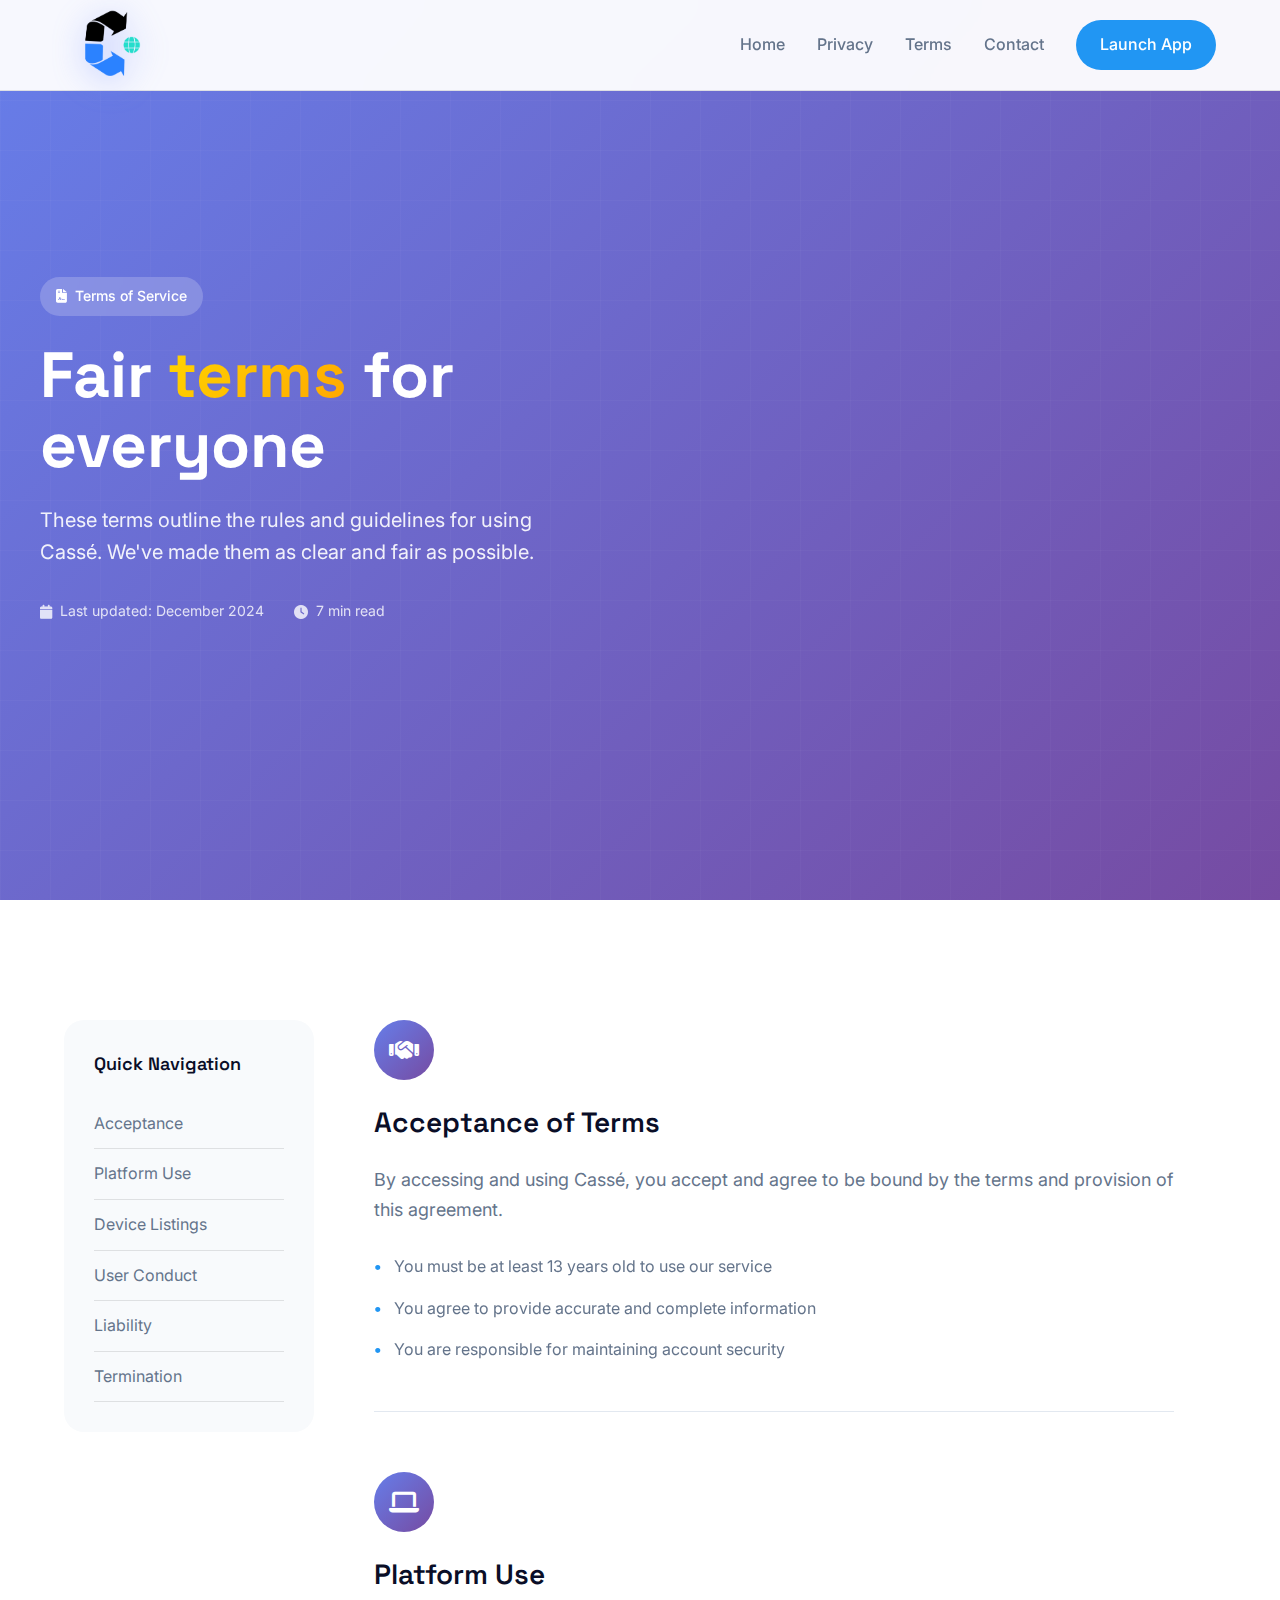
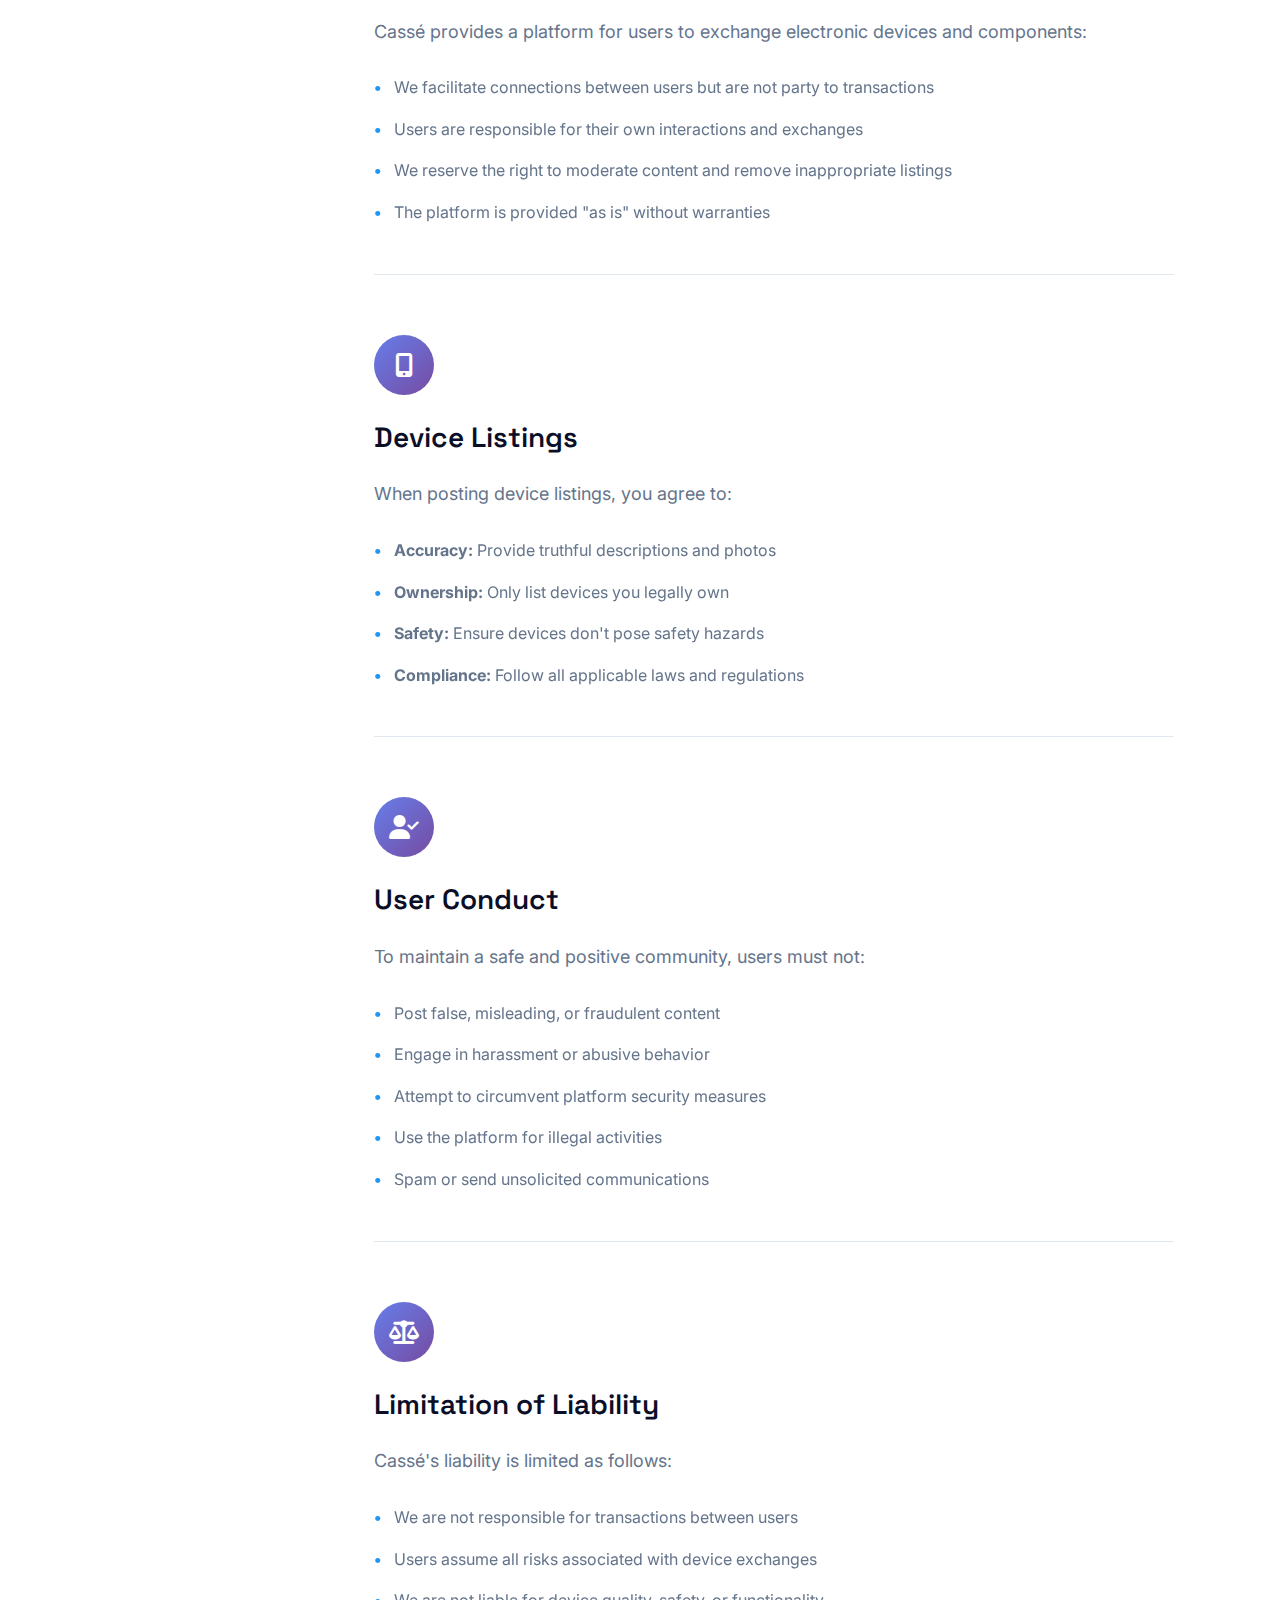
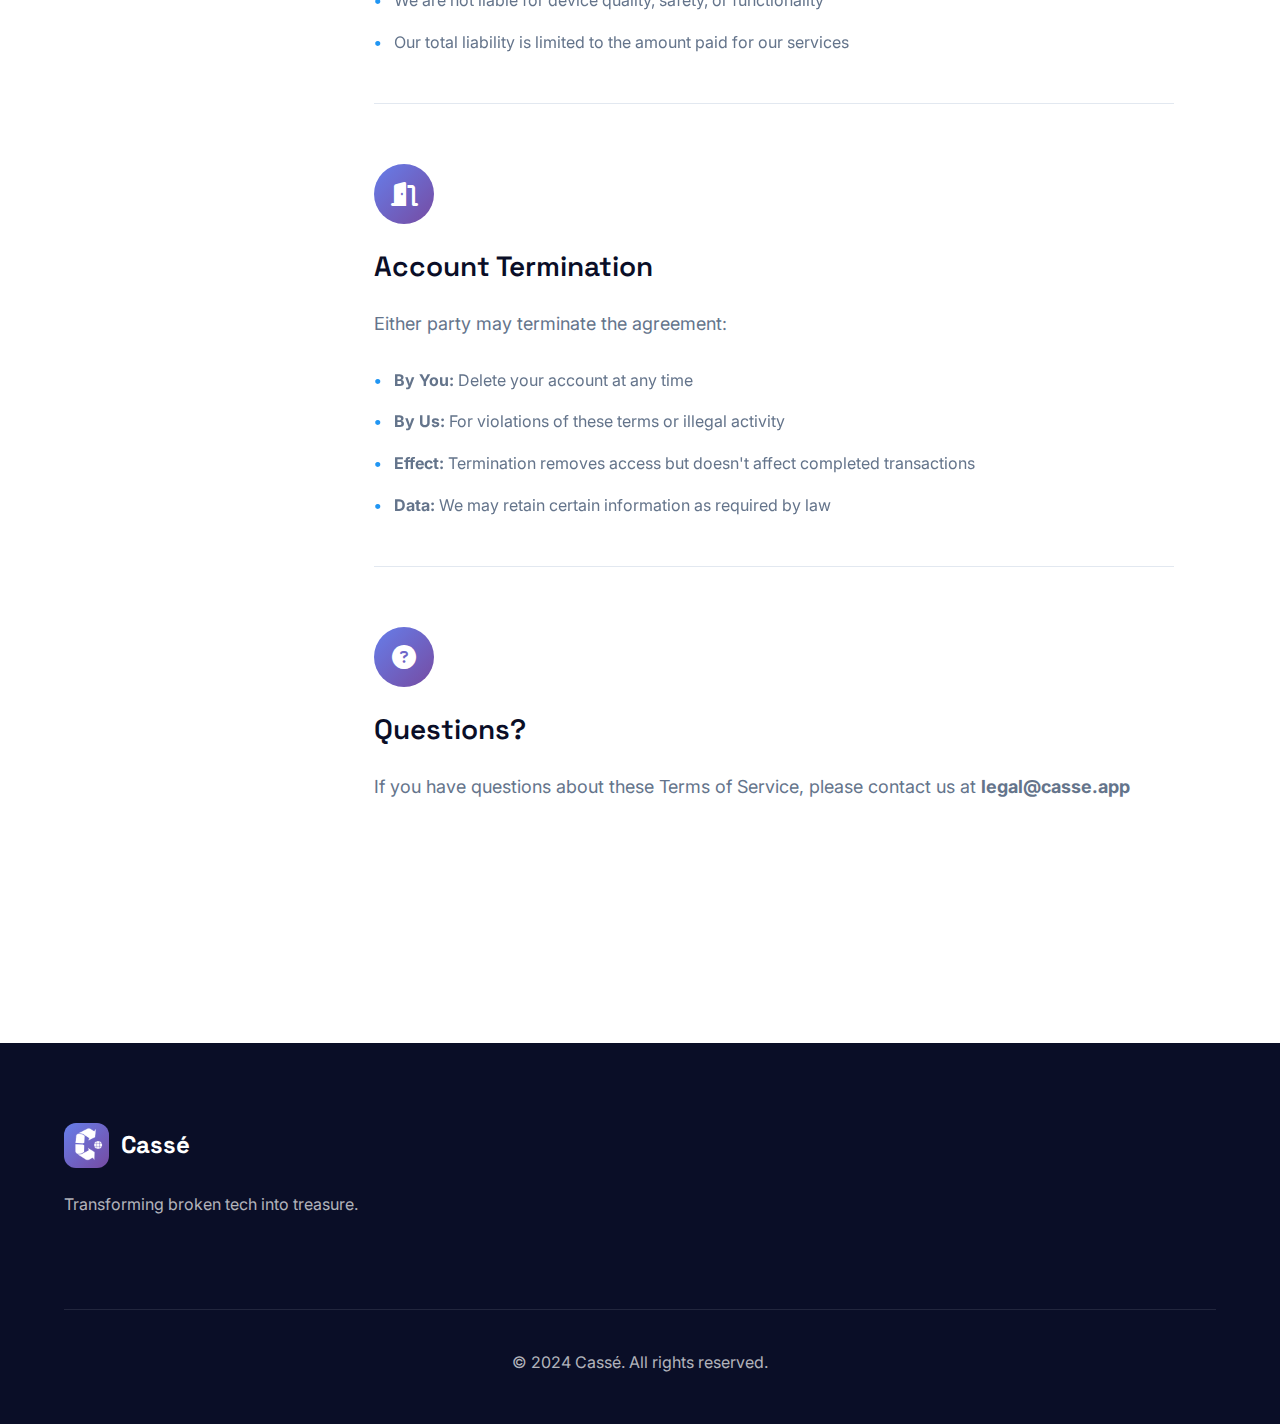
<file: terms.html>
<!DOCTYPE html>
<html lang="en">
<head>
    <meta charset="UTF-8">
    <meta name="viewport" content="width=device-width, initial-scale=1.0">
    <title>Terms of Service - Cassé</title>
    <link href="https://fonts.googleapis.com/css2?family=Inter:wght@300;400;500;600;700;800&family=Space+Grotesk:wght@400;500;600;700&display=swap" rel="stylesheet">
    <link href="https://cdnjs.cloudflare.com/ajax/libs/font-awesome/6.4.0/css/all.min.css" rel="stylesheet">
    <link rel="stylesheet" href="styles.css">
    <link rel="stylesheet" href="page-styles.css">
    <link rel="shortcut icon" href="images/Cassé.png"/>
</head>
<body>
    <nav class="navbar">
        <div class="nav-container">
            <div class="nav-logo">
                <img src="images/Cassé.png" alt="">
            </div>
            <div class="nav-links">
                <a href="index.html">Home</a>
                <a href="privacy.html">Privacy</a>
                <a href="terms.html">Terms</a>
                <a href="contact.html">Contact</a>
                <a href="https://jonatha32.github.io/Cass--Web/#/" class="nav-cta">Launch App</a>
            </div>
        </div>
    </nav>

    <!-- Hero Section -->
    <section class="hero legal-hero">
        <div class="hero-bg">
            <div class="grid-overlay"></div>
        </div>
        <div class="hero-container">
            <div class="hero-content">
                <div class="hero-badge">
                    <i class="fas fa-file-contract"></i>
                    <span>Terms of Service</span>
                </div>
                <h1 class="hero-title">
                    Fair <span class="gradient-text">terms</span> for everyone
                </h1>
                <p class="hero-subtitle">
                    These terms outline the rules and guidelines for using Cassé. We've made them as clear and fair as possible.
                </p>
                <div class="legal-meta">
                    <span><i class="fas fa-calendar"></i> Last updated: December 2024</span>
                    <span><i class="fas fa-clock"></i> 7 min read</span>
                </div>
            </div>
        </div>
    </section>

    <!-- Terms Content -->
    <section class="legal-content">
        <div class="container">
            <div class="legal-sidebar">
                <div class="sidebar-nav">
                    <h4>Quick Navigation</h4>
                    <a href="#acceptance">Acceptance</a>
                    <a href="#platform">Platform Use</a>
                    <a href="#listings">Device Listings</a>
                    <a href="#conduct">User Conduct</a>
                    <a href="#liability">Liability</a>
                    <a href="#termination">Termination</a>
                </div>
            </div>
            
            <div class="legal-main">
                <div class="legal-section" id="acceptance">
                    <div class="section-icon">
                        <i class="fas fa-handshake"></i>
                    </div>
                    <h2>Acceptance of Terms</h2>
                    <p>By accessing and using Cassé, you accept and agree to be bound by the terms and provision of this agreement.</p>
                    <ul>
                        <li>You must be at least 13 years old to use our service</li>
                        <li>You agree to provide accurate and complete information</li>
                        <li>You are responsible for maintaining account security</li>
                    </ul>
                </div>

                <div class="legal-section" id="platform">
                    <div class="section-icon">
                        <i class="fas fa-laptop"></i>
                    </div>
                    <h2>Platform Use</h2>
                    <p>Cassé provides a platform for users to exchange electronic devices and components:</p>
                    <ul>
                        <li>We facilitate connections between users but are not party to transactions</li>
                        <li>Users are responsible for their own interactions and exchanges</li>
                        <li>We reserve the right to moderate content and remove inappropriate listings</li>
                        <li>The platform is provided "as is" without warranties</li>
                    </ul>
                </div>

                <div class="legal-section" id="listings">
                    <div class="section-icon">
                        <i class="fas fa-mobile-alt"></i>
                    </div>
                    <h2>Device Listings</h2>
                    <p>When posting device listings, you agree to:</p>
                    <ul>
                        <li><strong>Accuracy:</strong> Provide truthful descriptions and photos</li>
                        <li><strong>Ownership:</strong> Only list devices you legally own</li>
                        <li><strong>Safety:</strong> Ensure devices don't pose safety hazards</li>
                        <li><strong>Compliance:</strong> Follow all applicable laws and regulations</li>
                    </ul>
                </div>

                <div class="legal-section" id="conduct">
                    <div class="section-icon">
                        <i class="fas fa-user-check"></i>
                    </div>
                    <h2>User Conduct</h2>
                    <p>To maintain a safe and positive community, users must not:</p>
                    <ul>
                        <li>Post false, misleading, or fraudulent content</li>
                        <li>Engage in harassment or abusive behavior</li>
                        <li>Attempt to circumvent platform security measures</li>
                        <li>Use the platform for illegal activities</li>
                        <li>Spam or send unsolicited communications</li>
                    </ul>
                </div>

                <div class="legal-section" id="liability">
                    <div class="section-icon">
                        <i class="fas fa-balance-scale"></i>
                    </div>
                    <h2>Limitation of Liability</h2>
                    <p>Cassé's liability is limited as follows:</p>
                    <ul>
                        <li>We are not responsible for transactions between users</li>
                        <li>Users assume all risks associated with device exchanges</li>
                        <li>We are not liable for device quality, safety, or functionality</li>
                        <li>Our total liability is limited to the amount paid for our services</li>
                    </ul>
                </div>

                <div class="legal-section" id="termination">
                    <div class="section-icon">
                        <i class="fas fa-door-open"></i>
                    </div>
                    <h2>Account Termination</h2>
                    <p>Either party may terminate the agreement:</p>
                    <ul>
                        <li><strong>By You:</strong> Delete your account at any time</li>
                        <li><strong>By Us:</strong> For violations of these terms or illegal activity</li>
                        <li><strong>Effect:</strong> Termination removes access but doesn't affect completed transactions</li>
                        <li><strong>Data:</strong> We may retain certain information as required by law</li>
                    </ul>
                </div>

                <div class="legal-section">
                    <div class="section-icon">
                        <i class="fas fa-question-circle"></i>
                    </div>
                    <h2>Questions?</h2>
                    <p>If you have questions about these Terms of Service, please contact us at <strong>legal@casse.app</strong></p>
                </div>
            </div>
        </div>
    </section>

    <footer class="footer">
        <div class="container">
            <div class="footer-content">
                <div class="footer-brand">
                    <div class="footer-logo">
                        <div class="logo-icon"><img src="images/Cassé.png" alt=""></div>
                        <span>Cassé</span>
                    </div>
                    <p>Transforming broken tech into treasure.</p>
                </div>
            </div>
            <div class="footer-bottom">
                <p>&copy; 2024 Cassé. All rights reserved.</p>
            </div>
        </div>
    </footer>

    <script src="script.js"></script>
</body>
</html>
</file>
<file: styles.css>
:root {
    --primary: #2196F3;
    --primary-dark: #1976D2;
    --secondary: #4CAF50;
    --accent: #FF6B35;
    --dark: #0A0E27;
    --dark-light: #1A1F3A;
    --gray: #64748B;
    --gray-light: #F8FAFC;
    --white: #FFFFFF;
    --gradient-primary: linear-gradient(135deg, #667eea 0%, #764ba2 100%);
    --gradient-secondary: linear-gradient(135deg, #f093fb 0%, #f5576c 100%);
    --gradient-success: linear-gradient(135deg, #4facfe 0%, #00f2fe 100%);
    --shadow-sm: 0 1px 2px 0 rgb(0 0 0 / 0.05);
    --shadow-md: 0 4px 6px -1px rgb(0 0 0 / 0.1);
    --shadow-lg: 0 10px 15px -3px rgb(0 0 0 / 0.1);
    --shadow-xl: 0 20px 25px -5px rgb(0 0 0 / 0.1);
}

* {
    margin: 0;
    padding: 0;
    box-sizing: border-box;
}

body {
    font-family: 'Inter', -apple-system, BlinkMacSystemFont, sans-serif;
    line-height: 1.6;
    color: var(--dark);
    background: var(--white);
    overflow-x: hidden;
}

.container {
    max-width: 1200px;
    margin: 0 auto;
    padding: 0 24px;
}

/* Navigation */
.navbar {
    position: fixed;
    top: 0;
    width: 100%;
    background: rgba(255, 255, 255, 0.95);
    backdrop-filter: blur(20px);
    border-bottom: 1px solid rgba(0, 0, 0, 0.1);
    z-index: 1000;
    transition: all 0.3s ease;
}

.nav-container {
    max-width: 1200px;
    margin: 0 auto;
    padding: 0 24px;
    display: flex;
    justify-content: space-between;
    align-items: center;
    height: 90px;
}

.nav-logo {
    display: flex;
    align-items: center;
    position: relative;
    cursor: pointer;
    transition: all 0.6s ease;
}



.nav-logo img {
    height: 125px;
    width: auto;
    object-fit: contain;
    filter: drop-shadow(0 6px 16px rgba(102, 126, 234, 0.4)) brightness(1.1);
    transition: all 0.8s ease;
    position: relative;
    z-index: 1;
    animation: logoFloat 6s infinite ease-in-out;
}

@keyframes epicGlow {
    0% { 
        background-position: 0% 50%;
        transform: rotate(0deg);
    }
    25% { 
        background-position: 100% 50%;
        transform: rotate(1deg);
    }
    50% { 
        background-position: 100% 100%;
        transform: rotate(0deg);
    }
    75% { 
        background-position: 0% 100%;
        transform: rotate(-1deg);
    }
    100% { 
        background-position: 0% 50%;
        transform: rotate(0deg);
    }
}

@keyframes logoFloat {
    0%, 100% { 
        transform: translateY(0px) rotate(0deg);
    }
    33% { 
        transform: translateY(-3px) rotate(1deg);
    }
    66% { 
        transform: translateY(3px) rotate(-1deg);
    }
}

.logo-icon {
    width: 40px;
    height: 40px;
    background: var(--gradient-primary);
    border-radius: 12px;
    display: flex;
    align-items: center;
    justify-content: center;
    color: white;
    font-weight: 700;
}

.nav-links {
    display: flex;
    align-items: center;
    gap: 32px;
}

.nav-links a {
    text-decoration: none;
    color: var(--gray);
    font-weight: 500;
    transition: color 0.3s ease;
}

.nav-links a:hover {
    color: var(--primary);
}

.nav-cta {
    background: var(--primary) !important;
    color: white !important;
    padding: 12px 24px;
    border-radius: 50px;
    font-weight: 600;
}

.nav-cta:hover {
    background: var(--primary-dark) !important;
    transform: translateY(-2px);
}

/* Hero Section */
.hero {
    min-height: 100vh;
    position: relative;
    display: flex;
    align-items: center;
    background: linear-gradient(135deg, #667eea 0%, #764ba2 100%);
    overflow: hidden;
}

.hero-bg {
    position: absolute;
    top: 0;
    left: 0;
    width: 100%;
    height: 100%;
    z-index: 1;
}

.grid-overlay {
    position: absolute;
    top: 0;
    left: 0;
    width: 100%;
    height: 100%;
    background-image: 
        linear-gradient(rgba(255,255,255,0.1) 1px, transparent 1px),
        linear-gradient(90deg, rgba(255,255,255,0.1) 1px, transparent 1px);
    background-size: 50px 50px;
    opacity: 0.3;
}

.floating-elements {
    position: absolute;
    width: 100%;
    height: 100%;
}

.element {
    position: absolute;
    background: rgba(255, 255, 255, 0.1);
    border-radius: 50%;
    animation: float 20s infinite linear;
}

.element-1 {
    width: 100px;
    height: 100px;
    top: 20%;
    left: 10%;
    animation-delay: 0s;
}

.element-2 {
    width: 60px;
    height: 60px;
    top: 60%;
    right: 20%;
    animation-delay: 7s;
}

.element-3 {
    width: 80px;
    height: 80px;
    bottom: 20%;
    left: 70%;
    animation-delay: 14s;
}

@keyframes float {
    0% { transform: translateY(0px) rotate(0deg); }
    33% { transform: translateY(-30px) rotate(120deg); }
    66% { transform: translateY(30px) rotate(240deg); }
    100% { transform: translateY(0px) rotate(360deg); }
}

.hero-container {
    position: relative;
    z-index: 2;
    max-width: 1400px;
    margin: 0 auto;
    padding: 120px 40px;
    display: grid;
    grid-template-columns: 1fr 1fr;
    gap: 120px;
    align-items: center;
    min-height: calc(100vh - 140px);
}

.hero-content {
    color: white;
}

.hero-badge {
    display: inline-flex;
    align-items: center;
    gap: 8px;
    background: rgba(255, 255, 255, 0.2);
    padding: 8px 16px;
    border-radius: 50px;
    font-size: 14px;
    font-weight: 500;
    margin-bottom: 24px;
    backdrop-filter: blur(10px);
}

.hero-title {
    font-family: 'Space Grotesk', sans-serif;
    font-size: 4rem;
    font-weight: 700;
    line-height: 1.1;
    margin-bottom: 24px;
}

.gradient-text {
    background: linear-gradient(135deg, #FFD700, #FFA500);
    -webkit-background-clip: text;
    -webkit-text-fill-color: transparent;
    background-clip: text;
}

.hero-subtitle {
    font-size: 1.25rem;
    opacity: 0.9;
    margin-bottom: 32px;
    max-width: 500px;
}

.hero-stats {
    display: flex;
    gap: 32px;
    margin-bottom: 40px;
}

.stat-item {
    text-align: center;
}

.stat-number {
    font-size: 2rem;
    font-weight: 700;
    color: #FFD700;
}

.stat-label {
    font-size: 0.875rem;
    opacity: 0.8;
}

.hero-actions {
    display: flex;
    gap: 16px;
    flex-wrap: wrap;
}

.btn {
    display: inline-flex;
    align-items: center;
    gap: 12px;
    padding: 16px 32px;
    border-radius: 50px;
    text-decoration: none;
    font-weight: 600;
    font-size: 16px;
    transition: all 0.3s ease;
    position: relative;
    overflow: hidden;
    border: none;
    cursor: pointer;
}

.btn-primary {
    background: white;
    color: var(--primary);
}

.btn-primary:hover {
    transform: translateY(-3px);
    box-shadow: var(--shadow-xl);
}

.btn-secondary {
    background: transparent;
    color: white;
    border: 2px solid rgba(255, 255, 255, 0.3);
    backdrop-filter: blur(10px);
}

.btn-secondary:hover {
    background: rgba(255, 255, 255, 0.1);
    border-color: white;
}

.btn-large {
    padding: 20px 40px;
    font-size: 18px;
}

.btn-shine {
    position: absolute;
    top: 0;
    left: -100%;
    width: 100%;
    height: 100%;
    background: linear-gradient(90deg, transparent, rgba(255,255,255,0.3), transparent);
    transition: left 0.5s ease;
}

.btn:hover .btn-shine {
    left: 100%;
}

/* Hero Visual */
.hero-visual {
    position: relative;
    display: flex;
    justify-content: center;
    align-items: center;
}

.phone-mockup {
    width: 300px;
    height: 600px;
    background: #1a1a1a;
    border-radius: 40px;
    padding: 20px;
    position: relative;
    box-shadow: 0 30px 60px rgba(0, 0, 0, 0.3);
}

.phone-screen {
    width: 100%;
    height: 100%;
    background: linear-gradient(135deg, #667eea 0%, #764ba2 100%);
    border-radius: 30px;
    overflow: hidden;
    position: relative;
}

.app-interface {
    padding: 20px;
    height: 100%;
}

.app-header {
    height: 60px;
    background: rgba(255, 255, 255, 0.1);
    border-radius: 15px;
    margin-bottom: 20px;
    backdrop-filter: blur(10px);
}

.app-content {
    display: flex;
    flex-direction: column;
    gap: 15px;
}

.device-card {
    height: 120px;
    background: rgba(255, 255, 255, 0.15);
    border-radius: 15px;
    backdrop-filter: blur(10px);
    animation: pulse 2s infinite;
}

@keyframes pulse {
    0%, 100% { opacity: 0.7; }
    50% { opacity: 1; }
}

.floating-icons {
    position: absolute;
    width: 100%;
    height: 100%;
}

.icon-item {
    position: absolute;
    width: 60px;
    height: 60px;
    background: rgba(255, 255, 255, 0.1);
    border-radius: 15px;
    display: flex;
    align-items: center;
    justify-content: center;
    font-size: 24px;
    color: white;
    backdrop-filter: blur(10px);
    animation: iconFloat 8s infinite ease-in-out;
}

.icon-item:nth-child(1) {
    top: 10%;
    right: -20%;
    animation-delay: 0s;
}

.icon-item:nth-child(2) {
    top: 30%;
    left: -20%;
    animation-delay: 2s;
}

.icon-item:nth-child(3) {
    bottom: 30%;
    right: -15%;
    animation-delay: 4s;
}

.icon-item:nth-child(4) {
    bottom: 10%;
    left: -15%;
    animation-delay: 6s;
}

@keyframes iconFloat {
    0%, 100% { transform: translateY(0px) rotate(0deg); }
    50% { transform: translateY(-20px) rotate(180deg); }
}

/* Section Headers */
.section-header {
    text-align: center;
    margin-bottom: 80px;
}

.section-header h2 {
    font-family: 'Space Grotesk', sans-serif;
    font-size: 3rem;
    font-weight: 700;
    margin-bottom: 16px;
    color: var(--dark);
}

.section-header.white h2 {
    color: white;
}

.section-header p {
    font-size: 1.25rem;
    color: var(--gray);
    max-width: 600px;
    margin: 0 auto;
}

.section-header.white p {
    color: rgba(255, 255, 255, 0.8);
}

/* About Section */
.about {
    padding: 120px 0;
    background: var(--gray-light);
}

.about-grid {
    display: grid;
    grid-template-columns: 1fr 1fr;
    gap: 80px;
    align-items: center;
}

.about-text h3 {
    font-family: 'Space Grotesk', sans-serif;
    font-size: 1.5rem;
    font-weight: 600;
    margin-bottom: 16px;
    color: var(--primary);
}

.about-text p {
    font-size: 1.125rem;
    color: var(--gray);
    margin-bottom: 32px;
    line-height: 1.7;
}

.mission-statement {
    background: var(--gradient-primary);
    color: white;
    padding: 32px;
    border-radius: 20px;
    font-size: 1.25rem;
    font-weight: 600;
    text-align: center;
    font-style: italic;
}

.circular-diagram {
    position: relative;
    width: 400px;
    height: 400px;
    margin: 0 auto;
}

.circle-center {
    position: absolute;
    top: 50%;
    left: 50%;
    transform: translate(-50%, -50%);
    width: 120px;
    height: 120px;
    background: var(--gradient-primary);
    border-radius: 50%;
    display: flex;
    flex-direction: column;
    align-items: center;
    justify-content: center;
    color: white;
    font-weight: 600;
    text-align: center;
}

.circle-center i {
    font-size: 2rem;
    margin-bottom: 8px;
}

.circle-item {
    position: absolute;
    width: 80px;
    height: 80px;
    background: white;
    border: 3px solid var(--primary);
    border-radius: 50%;
    display: flex;
    flex-direction: column;
    align-items: center;
    justify-content: center;
    color: var(--primary);
    font-weight: 600;
    font-size: 12px;
    text-align: center;
    animation: rotate 20s infinite linear;
}

.circle-item i {
    font-size: 1.5rem;
    margin-bottom: 4px;
}

.item-1 { top: 0; left: 50%; transform: translateX(-50%); }
.item-2 { top: 50%; right: 0; transform: translateY(-50%); }
.item-3 { bottom: 0; left: 50%; transform: translateX(-50%); }
.item-4 { top: 50%; left: 0; transform: translateY(-50%); }

@keyframes rotate {
    from { transform: rotate(0deg) translateX(160px) rotate(0deg); }
    to { transform: rotate(360deg) translateX(160px) rotate(-360deg); }
}

/* Features Section */
.features {
    padding: 120px 0;
    background: white;
}

.features-grid {
    display: grid;
    grid-template-columns: repeat(auto-fit, minmax(350px, 1fr));
    gap: 32px;
}

.feature-card {
    background: white;
    border: 1px solid #E2E8F0;
    border-radius: 20px;
    padding: 40px;
    transition: all 0.3s ease;
    position: relative;
    overflow: hidden;
}

.feature-card::before {
    content: '';
    position: absolute;
    top: 0;
    left: 0;
    width: 100%;
    height: 4px;
    background: var(--gradient-primary);
}

.feature-card:hover {
    transform: translateY(-8px);
    box-shadow: var(--shadow-xl);
    border-color: var(--primary);
}

.feature-icon {
    width: 80px;
    height: 80px;
    background: var(--gradient-primary);
    border-radius: 20px;
    display: flex;
    align-items: center;
    justify-content: center;
    margin-bottom: 24px;
}

.feature-icon i {
    font-size: 2rem;
    color: white;
}

.feature-card h3 {
    font-family: 'Space Grotesk', sans-serif;
    font-size: 1.5rem;
    font-weight: 600;
    margin-bottom: 16px;
    color: var(--dark);
}

.feature-card p {
    color: var(--gray);
    margin-bottom: 24px;
    line-height: 1.6;
}

.feature-tech {
    display: flex;
    gap: 8px;
    flex-wrap: wrap;
}

.feature-tech span {
    background: var(--gray-light);
    color: var(--primary);
    padding: 4px 12px;
    border-radius: 20px;
    font-size: 12px;
    font-weight: 500;
}

/* Impact Section */
.impact {
    padding: 120px 0;
    background: var(--dark);
    color: white;
    position: relative;
    overflow: hidden;
}

.impact-bg {
    position: absolute;
    top: 0;
    left: 0;
    width: 100%;
    height: 100%;
    background: url('data:image/svg+xml,<svg xmlns="http://www.w3.org/2000/svg" viewBox="0 0 100 100"><defs><pattern id="grain" width="100" height="100" patternUnits="userSpaceOnUse"><circle cx="50" cy="50" r="1" fill="rgba(255,255,255,0.1)"/></pattern></defs><rect width="100" height="100" fill="url(%23grain)"/></svg>');
    opacity: 0.1;
}

.impact-metrics {
    display: grid;
    grid-template-columns: repeat(auto-fit, minmax(250px, 1fr));
    gap: 40px;
}

.metric-card {
    text-align: center;
    padding: 40px 20px;
    background: rgba(255, 255, 255, 0.05);
    border-radius: 20px;
    backdrop-filter: blur(10px);
    border: 1px solid rgba(255, 255, 255, 0.1);
    transition: transform 0.3s ease;
}

.metric-card:hover {
    transform: translateY(-8px);
}

.metric-icon {
    width: 80px;
    height: 80px;
    background: var(--gradient-success);
    border-radius: 50%;
    display: flex;
    align-items: center;
    justify-content: center;
    margin: 0 auto 24px;
}

.metric-icon i {
    font-size: 2rem;
    color: white;
}

.metric-number {
    font-size: 3rem;
    font-weight: 700;
    color: #4FACFE;
    margin-bottom: 8px;
}

.metric-label {
    font-size: 1.25rem;
    font-weight: 600;
    margin-bottom: 8px;
}

.metric-desc {
    color: rgba(255, 255, 255, 0.7);
    font-size: 0.875rem;
}

/* Demo Section */
.demo {
    padding: 60px 0;
    background: var(--gray-light);
}

.demo-container {
    display: grid;
    grid-template-columns: 0.8fr 1fr;
    gap: 30px;
    align-items: center;
}

.demo-video {
    position: relative;
    cursor: pointer;
    border-radius: 25px;
    background: linear-gradient(45deg, #667eea, #764ba2);
    padding: 8px;
    transition: transform 0.3s ease;
}

.demo-video:hover {
    transform: scale(1.02);
}

.video-thumbnail {
    position: relative;
    border-radius: 20px;
    overflow: hidden;
}

.demo-preview {
    width: 100%;
    height: 300px;
    object-fit: cover;
    border-radius: 20px;
}

.play-overlay {
    position: absolute;
    top: 0;
    left: 0;
    width: 100%;
    height: 100%;
    background: rgba(0, 0, 0, 0.3);
    display: flex;
    align-items: center;
    justify-content: center;
    transition: background 0.3s ease;
}

.demo-video:hover .play-overlay {
    background: rgba(0, 0, 0, 0.5);
}

.play-button {
    width: 60px;
    height: 60px;
    background: rgba(255, 255, 255, 0.9);
    border-radius: 50%;
    display: flex;
    align-items: center;
    justify-content: center;
    transition: all 0.3s ease;
}

.play-button i {
    font-size: 2rem;
    color: #667eea;
    margin-left: 5px;
}

.demo-video:hover .play-button {
    transform: scale(1.1);
    background: white;
}

.video-glow {
    position: absolute;
    top: -10px;
    left: -10px;
    right: -10px;
    bottom: -10px;
    background: linear-gradient(45deg, #667eea, #764ba2, #4facfe, #667eea);
    background-size: 400% 400%;
    border-radius: 30px;
    z-index: -1;
    animation: videoGlow 3s ease infinite;
    opacity: 0.6;
}

@keyframes videoGlow {
    0% { background-position: 0% 50%; }
    50% { background-position: 100% 50%; }
    100% { background-position: 0% 50%; }
}

/* Video Modal */
.video-modal {
    display: none;
    position: fixed;
    z-index: 9999;
    left: 0;
    top: 0;
    width: 100%;
    height: 100%;
    background: rgba(0, 0, 0, 0.9);
    backdrop-filter: blur(10px);
}

.modal-content {
    position: relative;
    margin: 2% auto;
    width: 20%;
    max-width: 600px;
}

.close-btn {
    position: absolute;
    top: -40px;
    right: 0;
    color: white;
    font-size: 35px;
    font-weight: bold;
    cursor: pointer;
    z-index: 10000;
}

.close-btn:hover {
    color: #667eea;
}

#modalVideo {
    width: 100%;
    height: auto;
    border-radius: 15px;
    box-shadow: 0 25px 50px rgba(0, 0, 0, 0.5);
}

.demo-features {
    display: flex;
    flex-direction: column;
    gap: 40px;
}

.demo-step {
    display: flex;
    gap: 24px;
    align-items: flex-start;
}

.step-number {
    width: 50px;
    height: 50px;
    background: var(--gradient-primary);
    color: white;
    border-radius: 50%;
    display: flex;
    align-items: center;
    justify-content: center;
    font-weight: 700;
    font-size: 1.25rem;
    flex-shrink: 0;
}

.demo-step h4 {
    font-family: 'Space Grotesk', sans-serif;
    font-size: 1.25rem;
    font-weight: 600;
    margin-bottom: 8px;
    color: var(--dark);
}

.demo-step p {
    color: var(--gray);
    line-height: 1.6;
}

/* Testimonials */
.testimonials {
    padding: 120px 0;
    background: white;
}

.testimonials-grid {
    display: grid;
    grid-template-columns: repeat(auto-fit, minmax(350px, 1fr));
    gap: 32px;
}

.testimonial-card {
    background: white;
    border: 1px solid #E2E8F0;
    border-radius: 20px;
    padding: 40px;
    transition: all 0.3s ease;
}

.testimonial-card:hover {
    transform: translateY(-8px);
    box-shadow: var(--shadow-xl);
}

.testimonial-content {
    margin-bottom: 32px;
}

.stars {
    color: #FFD700;
    font-size: 1.25rem;
    margin-bottom: 16px;
}

.testimonial-content p {
    color: var(--gray);
    font-size: 1.125rem;
    line-height: 1.6;
    font-style: italic;
}

.testimonial-author {
    display: flex;
    align-items: center;
    gap: 16px;
}

.author-avatar {
    width: 60px;
    height: 60px;
    border-radius: 50%;
    overflow: hidden;
}

.author-avatar img {
    width: 100%;
    height: 100%;
    object-fit: cover;
}

.author-info h4 {
    font-weight: 600;
    color: var(--dark);
    margin-bottom: 4px;
}

.author-info span {
    color: var(--gray);
    font-size: 0.875rem;
}

/* CTA Section */
.cta {
    padding: 120px 0;
    background: var(--dark);
    color: white;
    position: relative;
    overflow: hidden;
}

.cta-bg {
    position: absolute;
    top: 0;
    left: 0;
    width: 100%;
    height: 100%;
    background: linear-gradient(135deg, #667eea 0%, #764ba2 100%);
    opacity: 0.1;
}

.cta-content {
    text-align: center;
    position: relative;
    z-index: 2;
}

.cta-content h2 {
    font-family: 'Space Grotesk', sans-serif;
    font-size: 3rem;
    font-weight: 700;
    margin-bottom: 24px;
}

.cta-content p {
    font-size: 1.25rem;
    opacity: 0.9;
    margin-bottom: 48px;
    max-width: 600px;
    margin-left: auto;
    margin-right: auto;
}

.cta-actions {
    display: flex;
    justify-content: center;
    gap: 24px;
    margin-bottom: 32px;
    flex-wrap: wrap;
}

.cta-note {
    display: flex;
    align-items: center;
    justify-content: center;
    gap: 8px;
    color: rgba(255, 255, 255, 0.7);
    font-size: 0.875rem;
}

/* Footer */
.footer {
    background: var(--dark);
    color: white;
    padding: 80px 0 40px;
}

.footer-content {
    display: grid;
    grid-template-columns: 1fr 2fr;
    gap: 80px;
    margin-bottom: 60px;
}

.footer-brand {
    max-width: 400px;
}

.footer-logo {
    display: flex;
    align-items: center;
    gap: 12px;
    font-family: 'Space Grotesk', sans-serif;
    font-weight: 700;
    font-size: 24px;
    margin-bottom: 24px;
}

.footer-logo .logo-icon {
    width: 45px;
    height: 45px;
    background: var(--gradient-primary);
    border-radius: 12px;
    display: flex;
    align-items: center;
    justify-content: center;
    position: relative;
    overflow: hidden;
}

.footer-logo .logo-icon img {
    width: 70px;
    height: 60px;
    object-fit: contain;
    filter: brightness(0) invert(1);
}

.footer-brand p {
    color: rgba(255, 255, 255, 0.7);
    line-height: 1.6;
    margin-bottom: 32px;
}

.social-links {
    display: flex;
    gap: 16px;
}

.social-links a {
    width: 50px;
    height: 50px;
    background: rgba(255, 255, 255, 0.1);
    border-radius: 50%;
    display: flex;
    align-items: center;
    justify-content: center;
    color: white;
    text-decoration: none;
    transition: all 0.3s ease;
}

.social-links a:hover {
    background: var(--primary);
    transform: translateY(-2px);
}

.footer-links {
    display: grid;
    grid-template-columns: repeat(3, 1fr);
    gap: 40px;
}

.link-group h4 {
    font-weight: 600;
    margin-bottom: 24px;
    color: white;
}

.link-group a {
    display: block;
    color: rgba(255, 255, 255, 0.7);
    text-decoration: none;
    margin-bottom: 12px;
    transition: color 0.3s ease;
}

.link-group a:hover {
    color: var(--primary);
}

.footer-bottom {
    text-align: center;
    padding-top: 40px;
    border-top: 1px solid rgba(255, 255, 255, 0.1);
}

.footer-bottom p {
    color: rgba(255, 255, 255, 0.7);
    margin-bottom: 8px;
}

/* Responsive Design */
@media (max-width: 1024px) {
    .hero-container {
        grid-template-columns: 1fr;
        gap: 60px;
        text-align: center;
    }
    
    .about-grid {
        grid-template-columns: 1fr;
        gap: 60px;
    }
    
    .demo-container {
        grid-template-columns: 1fr;
        gap: 60px;
    }
    
    .footer-content {
        grid-template-columns: 1fr;
        gap: 60px;
    }
}

@media (max-width: 768px) {
    .nav-links {
        display: none;
    }
    
    .hero-title {
        font-size: 2.5rem;
    }
    
    .section-header h2 {
        font-size: 2rem;
    }
    
    .hero-stats {
        justify-content: center;
        gap: 24px;
    }
    
    .hero-actions,
    .cta-actions {
        flex-direction: column;
        align-items: center;
    }
    
    .btn {
        width: 100%;
        max-width: 300px;
        justify-content: center;
    }
    
    .features-grid,
    .testimonials-grid {
        grid-template-columns: 1fr;
    }
    
    .impact-metrics {
        grid-template-columns: repeat(2, 1fr);
    }
    
    .footer-links {
        grid-template-columns: 1fr;
        gap: 32px;
    }
    
    .circular-diagram {
        width: 300px;
        height: 300px;
    }
    
    .circle-center {
        width: 100px;
        height: 100px;
    }
    
    .circle-item {
        width: 60px;
        height: 60px;
    }
}

@media (max-width: 480px) {
    .container {
        padding: 0 16px;
    }
    
    .hero-title {
        font-size: 2rem;
    }
    
    .impact-metrics {
        grid-template-columns: 1fr;
    }
    
    .phone-mockup {
        width: 250px;
        height: 500px;
    }
}
</file>
<file: page-styles.css>
/* Modern Page Styles */

/* About Page Styles */
.about-hero {
    background: linear-gradient(135deg, #4facfe 0%, #00f2fe 100%);
}

.stats-visual {
    display: flex;
    flex-direction: column;
    gap: 30px;
    align-items: center;
}

.stat-circle {
    width: 150px;
    height: 150px;
    background: rgba(255, 255, 255, 0.15);
    border-radius: 50%;
    display: flex;
    flex-direction: column;
    align-items: center;
    justify-content: center;
    backdrop-filter: blur(10px);
    border: 2px solid rgba(255, 255, 255, 0.2);
    animation: float 6s ease-in-out infinite;
}

.stat-circle:nth-child(2) { animation-delay: 2s; }
.stat-circle:nth-child(3) { animation-delay: 4s; }

.stat-circle .stat-number {
    font-size: 2.5rem;
    font-weight: 700;
    color: white;
    margin-bottom: 8px;
}

.stat-circle .stat-label {
    font-size: 0.875rem;
    color: rgba(255, 255, 255, 0.8);
    text-align: center;
}

.mission-section {
    padding: 120px 0;
    background: var(--gray-light);
}

.mission-grid {
    display: grid;
    grid-template-columns: repeat(auto-fit, minmax(300px, 1fr));
    gap: 40px;
}

.mission-card {
    background: white;
    padding: 50px 40px;
    border-radius: 25px;
    text-align: center;
    box-shadow: 0 10px 30px rgba(0, 0, 0, 0.1);
    transition: all 0.3s ease;
    position: relative;
    overflow: hidden;
}

.mission-card::before {
    content: '';
    position: absolute;
    top: 0;
    left: 0;
    width: 100%;
    height: 4px;
    background: var(--gradient-primary);
}

.mission-card:hover {
    transform: translateY(-10px);
    box-shadow: 0 20px 40px rgba(0, 0, 0, 0.15);
}

.mission-icon {
    width: 80px;
    height: 80px;
    background: var(--gradient-primary);
    border-radius: 50%;
    display: flex;
    align-items: center;
    justify-content: center;
    margin: 0 auto 30px;
}

.mission-icon i {
    font-size: 2rem;
    color: white;
}

.mission-card h3 {
    font-family: 'Space Grotesk', sans-serif;
    font-size: 1.5rem;
    font-weight: 600;
    margin-bottom: 20px;
    color: var(--dark);
}

.story-section {
    padding: 120px 0;
    background: white;
}

.story-content {
    display: grid;
    grid-template-columns: 1fr 1fr;
    gap: 80px;
    align-items: center;
}

.story-text h2 {
    font-family: 'Space Grotesk', sans-serif;
    font-size: 2.5rem;
    font-weight: 700;
    margin-bottom: 24px;
    color: var(--dark);
}

.story-text p {
    font-size: 1.125rem;
    color: var(--gray);
    margin-bottom: 40px;
    line-height: 1.7;
}

.impact-stats {
    display: flex;
    gap: 40px;
    margin-top: 40px;
}

.impact-item {
    text-align: center;
}

.impact-number {
    font-size: 2.5rem;
    font-weight: 700;
    color: var(--primary);
    margin-bottom: 8px;
}

.impact-desc {
    font-size: 0.875rem;
    color: var(--gray);
}

.circular-flow {
    display: flex;
    align-items: center;
    justify-content: center;
    gap: 30px;
    flex-wrap: wrap;
}

.flow-item {
    display: flex;
    flex-direction: column;
    align-items: center;
    gap: 15px;
    padding: 30px;
    background: var(--gray-light);
    border-radius: 20px;
    min-width: 120px;
}

.flow-item i {
    font-size: 2.5rem;
    color: var(--primary);
}

.flow-arrow {
    font-size: 2rem;
    color: var(--primary);
    font-weight: bold;
}

/* Team Page Styles */
.team-hero {
    background: linear-gradient(135deg, #667eea 0%, #764ba2 100%);
}

.team-showcase {
    padding: 120px 0;
    background: var(--gray-light);
}

.team-grid-modern {
    display: grid;
    grid-template-columns: repeat(auto-fit, minmax(350px, 1fr));
    gap: 40px;
    max-width: 1200px;
    margin: 0 auto;
}

.team-card-modern {
    background: white;
    border-radius: 25px;
    padding: 50px 40px;
    text-align: center;
    position: relative;
    overflow: hidden;
    transition: all 0.4s ease;
    box-shadow: 0 10px 30px rgba(0, 0, 0, 0.1);
}

.team-card-modern.featured {
    transform: scale(1.05);
    background: linear-gradient(135deg, #667eea 0%, #764ba2 100%);
    color: white;
}

.team-card-modern.featured .team-info h3,
.team-card-modern.featured .role {
    color: white;
}

.team-card-modern.featured .bio {
    color: rgba(255, 255, 255, 0.9);
}

.card-glow {
    position: absolute;
    top: -2px;
    left: -2px;
    right: -2px;
    bottom: -2px;
    background: linear-gradient(45deg, #667eea, #764ba2, #4facfe, #667eea);
    background-size: 400% 400%;
    border-radius: 25px;
    z-index: -1;
    opacity: 0;
    animation: gradientShift 3s ease infinite;
    transition: opacity 0.3s ease;
}

.team-card-modern:hover .card-glow {
    opacity: 0.7;
}

.team-card-modern:hover {
    transform: translateY(-10px);
    box-shadow: 0 20px 40px rgba(0, 0, 0, 0.15);
}

.team-avatar-modern {
    position: relative;
    width: 120px;
    height: 120px;
    margin: 0 auto 30px;
}

.team-avatar-modern img {
    width: 100%;
    height: 100%;
    border-radius: 50%;
    object-fit: cover;
    position: relative;
    z-index: 2;
}

.avatar-ring {
    position: absolute;
    top: -5px;
    left: -5px;
    right: -5px;
    bottom: -5px;
    border: 3px solid var(--primary);
    border-radius: 50%;
    z-index: 1;
    animation: pulse 2s infinite;
}

.team-card-modern.featured .avatar-ring {
    border-color: white;
}

.team-info h3 {
    font-family: 'Space Grotesk', sans-serif;
    font-size: 1.5rem;
    font-weight: 600;
    margin-bottom: 8px;
    color: var(--dark);
}

.role {
    color: var(--primary);
    font-weight: 600;
    margin-bottom: 20px;
    font-size: 1rem;
}

.bio {
    color: var(--gray);
    line-height: 1.6;
    margin-bottom: 25px;
}

.skills {
    display: flex;
    gap: 8px;
    justify-content: center;
    flex-wrap: wrap;
    margin-bottom: 25px;
}

.skills span {
    background: var(--gray-light);
    color: var(--primary);
    padding: 6px 12px;
    border-radius: 15px;
    font-size: 0.875rem;
    font-weight: 500;
}

.team-card-modern.featured .skills span {
    background: rgba(255, 255, 255, 0.2);
    color: white;
}

.social-links-team {
    display: flex;
    gap: 15px;
    justify-content: center;
}

.social-links-team a {
    width: 45px;
    height: 45px;
    background: var(--gray-light);
    border-radius: 50%;
    display: flex;
    align-items: center;
    justify-content: center;
    color: var(--primary);
    text-decoration: none;
    transition: all 0.3s ease;
}

.social-links-team a:hover {
    background: var(--primary);
    color: white;
    transform: translateY(-2px);
}

.team-card-modern.featured .social-links-team a {
    background: rgba(255, 255, 255, 0.2);
    color: white;
}

.team-card-modern.featured .social-links-team a:hover {
    background: white;
    color: var(--primary);
}

.journey-section {
    padding: 120px 0;
    background: white;
}

.journey-timeline {
    display: flex;
    justify-content: space-between;
    align-items: center;
    max-width: 800px;
    margin: 0 auto;
    position: relative;
}

.journey-timeline::before {
    content: '';
    position: absolute;
    top: 50%;
    left: 0;
    right: 0;
    height: 2px;
    background: var(--gray-light);
    z-index: 1;
}

.timeline-item {
    display: flex;
    flex-direction: column;
    align-items: center;
    text-align: center;
    position: relative;
    z-index: 2;
}

.timeline-icon {
    width: 80px;
    height: 80px;
    background: var(--gradient-primary);
    border-radius: 50%;
    display: flex;
    align-items: center;
    justify-content: center;
    margin-bottom: 20px;
    box-shadow: 0 10px 20px rgba(102, 126, 234, 0.3);
}

.timeline-icon i {
    font-size: 1.5rem;
    color: white;
}

.timeline-content h4 {
    font-family: 'Space Grotesk', sans-serif;
    font-size: 1.25rem;
    font-weight: 600;
    margin-bottom: 10px;
    color: var(--dark);
}

.timeline-content p {
    color: var(--gray);
    max-width: 200px;
}

/* Contact Page Styles */
.contact-hero {
    background: linear-gradient(135deg, #f093fb 0%, #f5576c 100%);
}

.contact-modern {
    padding: 120px 0;
    background: var(--gray-light);
}

.contact-grid-modern {
    display: grid;
    grid-template-columns: 1fr 1fr;
    gap: 80px;
    align-items: start;
}

.contact-info-modern h2 {
    font-family: 'Space Grotesk', sans-serif;
    font-size: 2.5rem;
    font-weight: 700;
    margin-bottom: 16px;
    color: var(--dark);
}

.contact-info-modern p {
    font-size: 1.125rem;
    color: var(--gray);
    margin-bottom: 40px;
}

.contact-methods {
    display: flex;
    flex-direction: column;
    gap: 24px;
}

.contact-card {
    background: white;
    padding: 30px;
    border-radius: 20px;
    box-shadow: 0 10px 30px rgba(0, 0, 0, 0.1);
    transition: all 0.3s ease;
}

.contact-card:hover {
    transform: translateY(-5px);
    box-shadow: 0 20px 40px rgba(0, 0, 0, 0.15);
}

.contact-icon {
    width: 60px;
    height: 60px;
    background: var(--gradient-primary);
    border-radius: 50%;
    display: flex;
    align-items: center;
    justify-content: center;
    margin-bottom: 20px;
}

.contact-icon i {
    font-size: 1.5rem;
    color: white;
}

.contact-card h4 {
    font-family: 'Space Grotesk', sans-serif;
    font-size: 1.25rem;
    font-weight: 600;
    margin-bottom: 8px;
    color: var(--dark);
}

.contact-card p {
    color: var(--gray);
    margin-bottom: 16px;
}

.contact-link {
    color: var(--primary);
    text-decoration: none;
    font-weight: 600;
    transition: color 0.3s ease;
}

.contact-link:hover {
    color: var(--primary-dark);
}

.contact-form-modern {
    background: white;
    padding: 50px;
    border-radius: 25px;
    box-shadow: 0 10px 30px rgba(0, 0, 0, 0.1);
}

.form-container h3 {
    font-family: 'Space Grotesk', sans-serif;
    font-size: 1.75rem;
    font-weight: 600;
    margin-bottom: 30px;
    color: var(--dark);
}

.modern-form {
    display: flex;
    flex-direction: column;
    gap: 30px;
}

.form-group {
    position: relative;
}

.form-group input,
.form-group select,
.form-group textarea {
    width: 100%;
    padding: 16px 0;
    border: none;
    border-bottom: 2px solid #E2E8F0;
    background: transparent;
    font-size: 16px;
    color: var(--dark);
    transition: all 0.3s ease;
}

.form-group input:focus,
.form-group select:focus,
.form-group textarea:focus {
    outline: none;
    border-bottom-color: var(--primary);
}

.form-group label {
    position: absolute;
    top: 16px;
    left: 0;
    color: var(--gray);
    font-size: 16px;
    pointer-events: none;
    transition: all 0.3s ease;
}

.form-group input:focus + label,
.form-group input:valid + label,
.form-group select:focus + label,
.form-group select:valid + label,
.form-group textarea:focus + label,
.form-group textarea:valid + label {
    top: -8px;
    font-size: 12px;
    color: var(--primary);
}

.form-line {
    position: absolute;
    bottom: 0;
    left: 0;
    width: 0;
    height: 2px;
    background: var(--primary);
    transition: width 0.3s ease;
}

.form-group input:focus ~ .form-line,
.form-group select:focus ~ .form-line,
.form-group textarea:focus ~ .form-line {
    width: 100%;
}

.faq-section {
    padding: 80px 0;
    background: white;
}

.faq-grid {
    display: grid;
    grid-template-columns: repeat(auto-fit, minmax(300px, 1fr));
    gap: 30px;
}

.faq-item {
    background: var(--gray-light);
    padding: 30px;
    border-radius: 20px;
    transition: all 0.3s ease;
}

.faq-item:hover {
    transform: translateY(-5px);
    box-shadow: 0 10px 20px rgba(0, 0, 0, 0.1);
}

.faq-item h4 {
    font-family: 'Space Grotesk', sans-serif;
    font-size: 1.125rem;
    font-weight: 600;
    margin-bottom: 12px;
    color: var(--dark);
}

.faq-item p {
    color: var(--gray);
    line-height: 1.6;
}

/* Legal Pages Styles */
.legal-hero {
    background: linear-gradient(135deg, #667eea 0%, #764ba2 100%);
}

.legal-meta {
    display: flex;
    gap: 30px;
    margin-top: 30px;
    font-size: 0.875rem;
    color: rgba(255, 255, 255, 0.8);
}

.legal-meta span {
    display: flex;
    align-items: center;
    gap: 8px;
}

.legal-content {
    padding: 120px 0;
    background: white;
}

.legal-content .container {
    display: grid;
    grid-template-columns: 250px 1fr;
    gap: 60px;
    max-width: 1200px;
}

.legal-sidebar {
    position: sticky;
    top: 120px;
    height: fit-content;
}

.sidebar-nav {
    background: var(--gray-light);
    padding: 30px;
    border-radius: 20px;
}

.sidebar-nav h4 {
    font-family: 'Space Grotesk', sans-serif;
    font-size: 1.125rem;
    font-weight: 600;
    margin-bottom: 20px;
    color: var(--dark);
}

.sidebar-nav a {
    display: block;
    padding: 12px 0;
    color: var(--gray);
    text-decoration: none;
    border-bottom: 1px solid rgba(0, 0, 0, 0.1);
    transition: color 0.3s ease;
}

.sidebar-nav a:hover {
    color: var(--primary);
}

.legal-main {
    max-width: 800px;
}

.legal-section {
    margin-bottom: 60px;
    padding-bottom: 40px;
    border-bottom: 1px solid #E2E8F0;
}

.legal-section:last-child {
    border-bottom: none;
}

.section-icon {
    width: 60px;
    height: 60px;
    background: var(--gradient-primary);
    border-radius: 50%;
    display: flex;
    align-items: center;
    justify-content: center;
    margin-bottom: 20px;
}

.section-icon i {
    font-size: 1.5rem;
    color: white;
}

.legal-section h2 {
    font-family: 'Space Grotesk', sans-serif;
    font-size: 1.75rem;
    font-weight: 600;
    margin-bottom: 20px;
    color: var(--dark);
}

.legal-section p {
    font-size: 1.125rem;
    color: var(--gray);
    line-height: 1.7;
    margin-bottom: 20px;
}

.legal-section ul {
    list-style: none;
    padding: 0;
}

.legal-section li {
    padding: 8px 0;
    color: var(--gray);
    position: relative;
    padding-left: 20px;
}

.legal-section li::before {
    content: '•';
    color: var(--primary);
    font-weight: bold;
    position: absolute;
    left: 0;
}

.contact-info {
    background: var(--gray-light);
    padding: 20px;
    border-radius: 15px;
    margin-top: 20px;
}

/* Help Center Styles */
.help-hero {
    background: linear-gradient(135deg, #4facfe 0%, #00f2fe 100%);
}

.search-box {
    position: relative;
    max-width: 500px;
    margin-top: 40px;
}

.search-box i {
    position: absolute;
    left: 20px;
    top: 50%;
    transform: translateY(-50%);
    color: var(--gray);
}

.search-box input {
    width: 100%;
    padding: 16px 20px 16px 50px;
    border: none;
    border-radius: 50px;
    font-size: 16px;
    background: rgba(255, 255, 255, 0.9);
    backdrop-filter: blur(10px);
}

.help-categories {
    padding: 120px 0;
    background: var(--gray-light);
}

.categories-grid {
    display: grid;
    grid-template-columns: repeat(auto-fit, minmax(300px, 1fr));
    gap: 40px;
}

.category-card {
    background: white;
    padding: 40px;
    border-radius: 25px;
    box-shadow: 0 10px 30px rgba(0, 0, 0, 0.1);
    transition: all 0.3s ease;
}

.category-card:hover {
    transform: translateY(-10px);
    box-shadow: 0 20px 40px rgba(0, 0, 0, 0.15);
}

.category-icon {
    width: 80px;
    height: 80px;
    background: var(--gradient-primary);
    border-radius: 50%;
    display: flex;
    align-items: center;
    justify-content: center;
    margin-bottom: 30px;
}

.category-icon i {
    font-size: 2rem;
    color: white;
}

.category-card h3 {
    font-family: 'Space Grotesk', sans-serif;
    font-size: 1.5rem;
    font-weight: 600;
    margin-bottom: 16px;
    color: var(--dark);
}

.category-card p {
    color: var(--gray);
    margin-bottom: 20px;
}

.category-card ul {
    list-style: none;
    padding: 0;
}

.category-card li {
    margin-bottom: 8px;
}

.category-card a {
    color: var(--primary);
    text-decoration: none;
    transition: color 0.3s ease;
}

.category-card a:hover {
    color: var(--primary-dark);
}

.faq-detailed {
    padding: 80px 0;
    background: white;
}

.faq-accordion {
    max-width: 800px;
    margin: 0 auto;
}

.faq-item-detailed {
    background: var(--gray-light);
    border-radius: 15px;
    margin-bottom: 20px;
    overflow: hidden;
}

.faq-question {
    padding: 25px 30px;
    cursor: pointer;
    display: flex;
    justify-content: space-between;
    align-items: center;
    transition: background 0.3s ease;
}

.faq-question:hover {
    background: rgba(102, 126, 234, 0.1);
}

.faq-question h4 {
    font-family: 'Space Grotesk', sans-serif;
    font-size: 1.125rem;
    font-weight: 600;
    color: var(--dark);
    margin: 0;
}

.faq-answer {
    padding: 0 30px 25px;
    color: var(--gray);
    line-height: 1.6;
}

.support-contact {
    padding: 80px 0;
    background: var(--gray-light);
}

.support-card {
    background: white;
    padding: 60px;
    border-radius: 25px;
    box-shadow: 0 10px 30px rgba(0, 0, 0, 0.1);
    display: grid;
    grid-template-columns: 1fr auto;
    gap: 40px;
    align-items: center;
}

.support-content h3 {
    font-family: 'Space Grotesk', sans-serif;
    font-size: 1.75rem;
    font-weight: 600;
    margin-bottom: 16px;
    color: var(--dark);
}

.support-content p {
    color: var(--gray);
    margin-bottom: 30px;
}

.support-actions {
    display: flex;
    gap: 16px;
}

.support-visual i {
    font-size: 4rem;
    color: var(--primary);
}

/* Responsive Design */
@media (max-width: 768px) {
    .story-content {
        grid-template-columns: 1fr;
        gap: 60px;
    }
    
    .circular-flow {
        flex-direction: column;
    }
    
    .flow-arrow {
        transform: rotate(90deg);
    }
    
    .impact-stats {
        justify-content: center;
    }
    
    .journey-timeline {
        flex-direction: column;
        gap: 40px;
    }
    
    .journey-timeline::before {
        display: none;
    }
    
    .team-card-modern.featured {
        transform: none;
    }
    
    .contact-grid-modern {
        grid-template-columns: 1fr;
        gap: 60px;
    }
    
    .legal-content .container {
        grid-template-columns: 1fr;
        gap: 40px;
    }
    
    .legal-sidebar {
        position: static;
    }
    
    .support-card {
        grid-template-columns: 1fr;
        text-align: center;
    }
}
</file>
